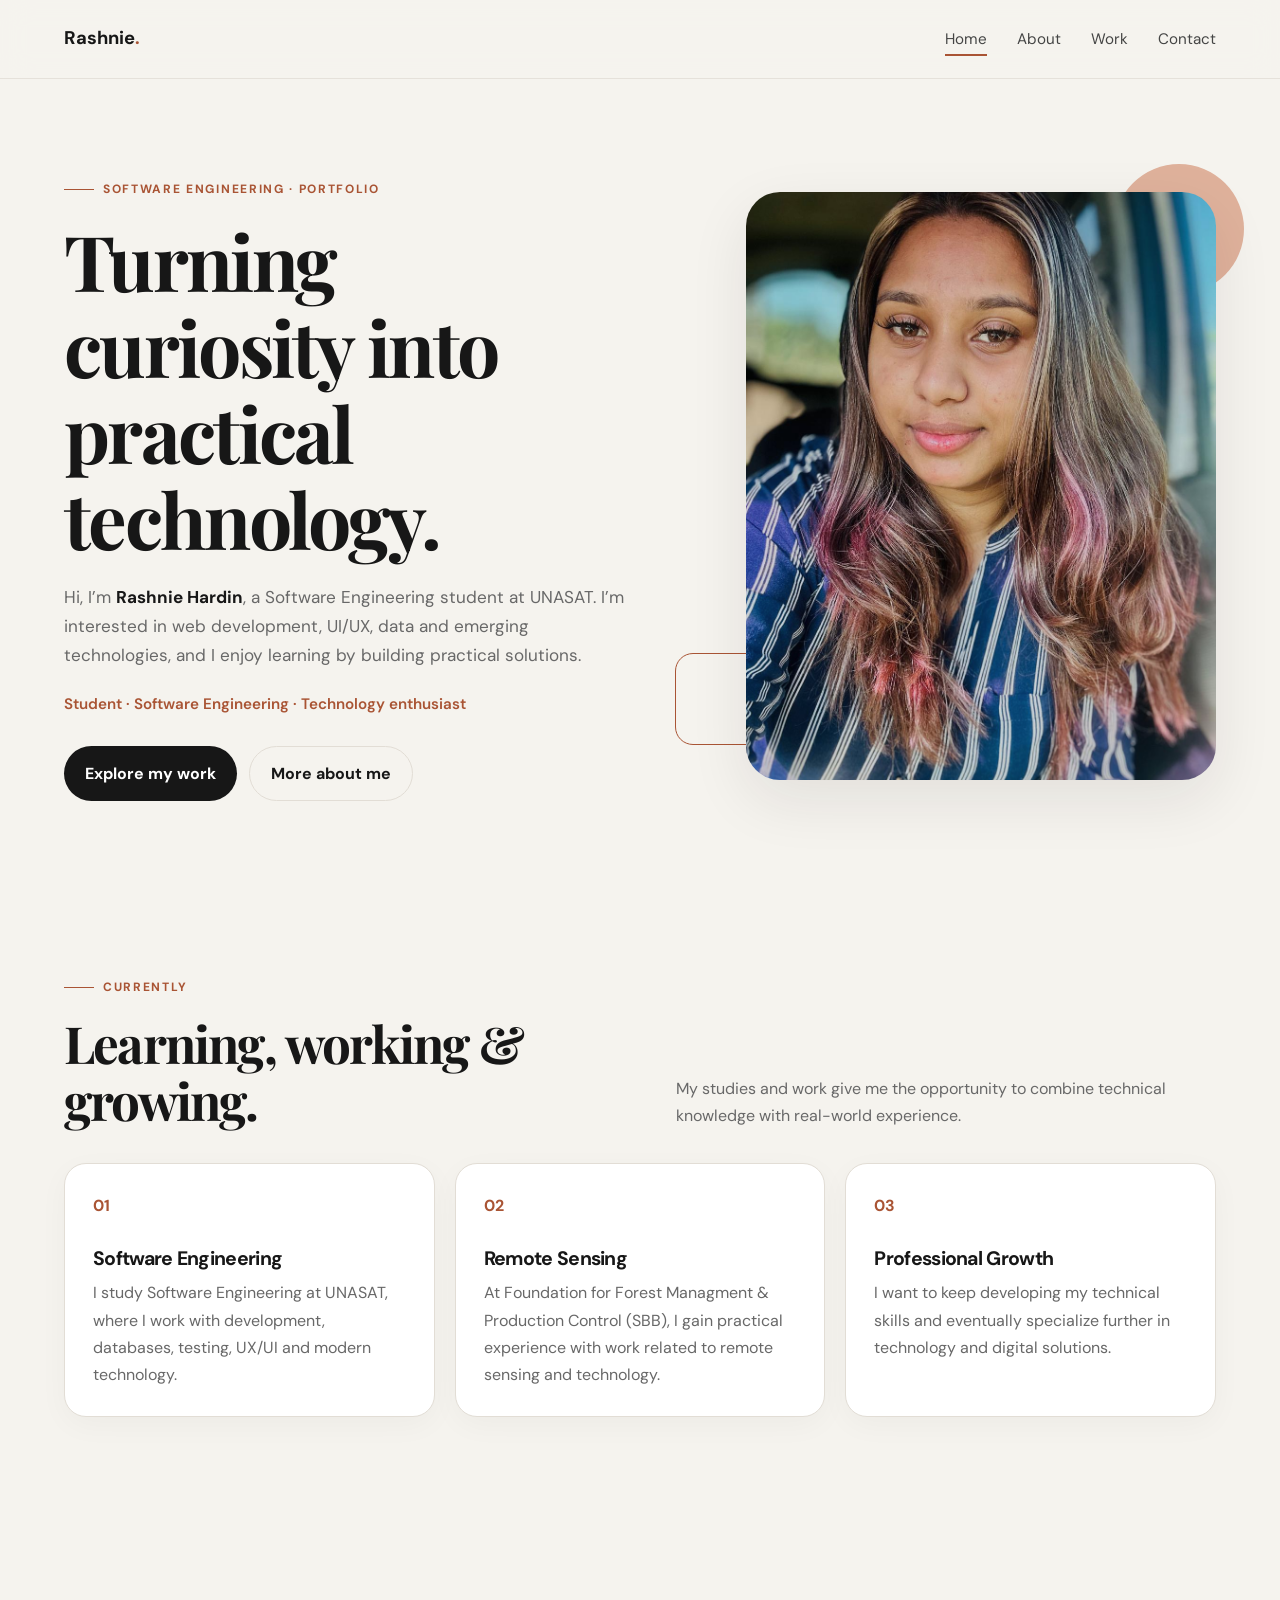
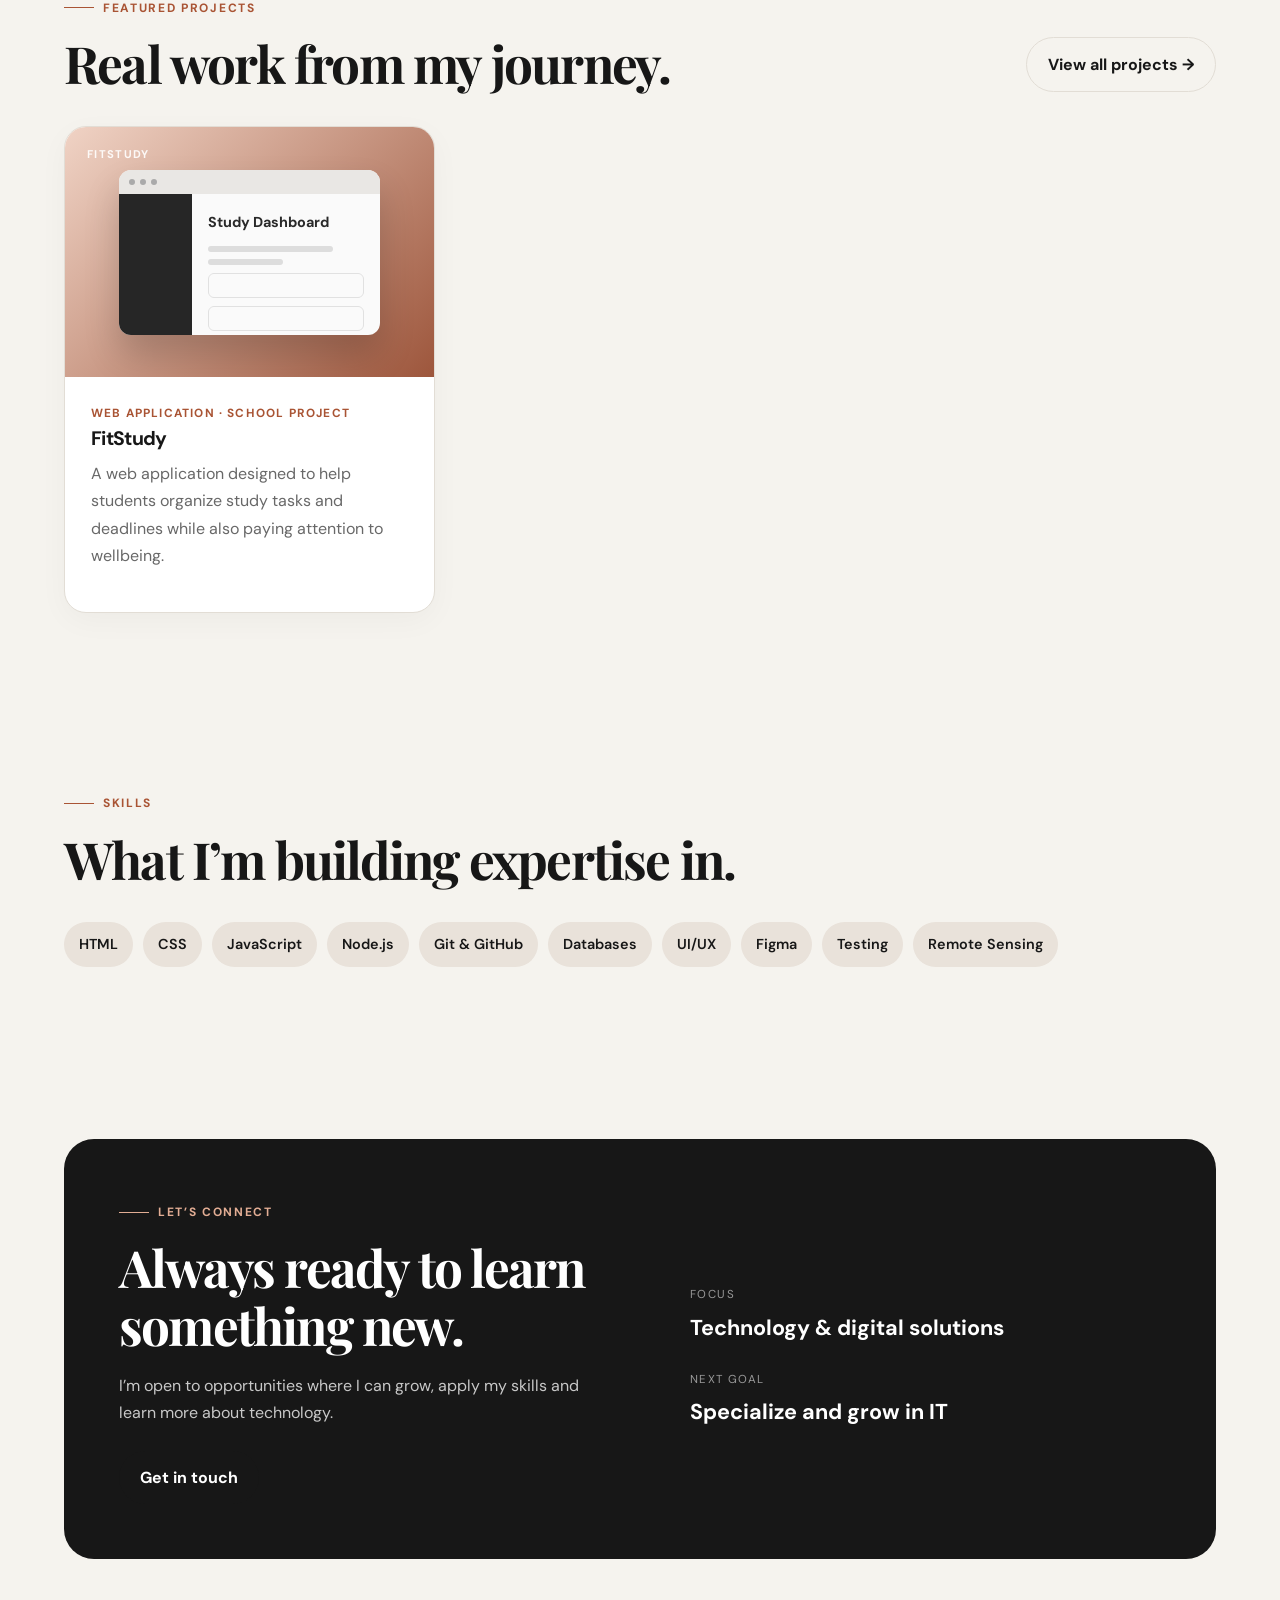
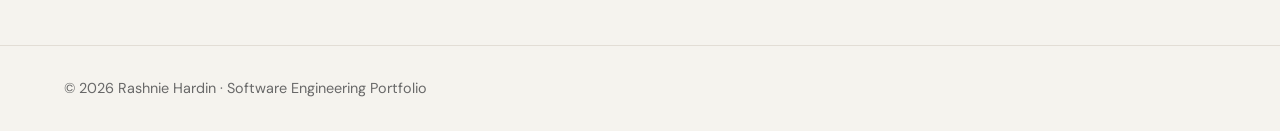
<file: index.html>
<!doctype html>
<html lang="en">
<head>
  <meta charset="UTF-8">
  <meta name="viewport" content="width=device-width, initial-scale=1.0">

  <meta name="description" content="Rashnie Hardin — Software Engineering student and aspiring technology professional.">

  <title>Home | Rashnie Hardin</title>

  <link rel="icon" href="/img/favicon.png" sizes="32x32">

  <meta property="og:type" content="website">
  <meta property="og:title" content="Home | Rashnie Hardin">
  <meta property="og:description" content="Rashnie Hardin — Software Engineering student and aspiring technology professional.">
  <meta property="og:image" content="https://rashnieh.github.io/img/og-image.png">
  <meta property="og:image:width" content="1200">
  <meta property="og:image:height" content="630">

  <meta name="twitter:card" content="summary_large_image">
  <meta name="twitter:title" content="Home | Rashnie Hardin">
  <meta name="twitter:description" content="Rashnie Hardin — Software Engineering student and aspiring technology professional.">
  <meta name="twitter:image" content="https://rashnieh.github.io/img/og-image.png">
  <meta name="twitter:image:width" content="1200">
  <meta name="twitter:image:height" content="630">

  <link rel="stylesheet" href="css/main.css">
</head>

<body>

  <header class="site-header">
    <div class="container nav">
      <a class="brand" href="./index.html">Rashnie<span>.</span></a>

      <button class="menu-toggle" aria-label="Open menu">☰</button>

      <ul class="nav-links">
        <li><a class="active" href="./index.html">Home</a></li>
        <li><a href="./about.html">About</a></li>
        <li><a href="./work.html">Work</a></li>
        <li><a href="./contact.html">Contact</a></li>
      </ul>
    </div>
  </header>

  <main>

    <section class="hero">
      <div class="container hero-grid">

        <div class="hero-copy">
          <div class="eyebrow">Software Engineering · Portfolio</div>

          <h1>Turning curiosity into practical technology.</h1>

          <p>
            Hi, I’m <strong>Rashnie Hardin</strong>, a Software Engineering
            student at UNASAT. I’m interested in web development, UI/UX, data
            and emerging technologies, and I enjoy learning by building
            practical solutions.
          </p>

          <p class="hero-meta">
            Student · Software Engineering · Technology enthusiast
          </p>

          <div class="actions">
            <a class="btn" href="./work.html">Explore my work</a>
            <a class="btn secondary" href="./about.html">More about me</a>
          </div>
        </div>

        <div class="hero-photo">
          <img src="./img/profile.jpg" alt="Portrait of Rashnie Hardin">
        </div>

      </div>
    </section>

    <section class="section intro-section">
      <div class="container">

        <div class="section-head">
          <div>
            <div class="eyebrow">Currently</div>
            <h2>Learning, working & growing.</h2>
          </div>

          <p>
            My studies and work give me the opportunity to combine technical
            knowledge with real-world experience.
          </p>
        </div>

        <div class="grid cards">

          <article class="card">
            <span class="card-number">01</span>
            <h3>Software Engineering</h3>
            <p>
              I study Software Engineering at UNASAT, where I work with
              development, databases, testing, UX/UI and modern technology.
            </p>
          </article>

          <article class="card">
            <span class="card-number">02</span>
            <h3>Remote Sensing</h3>
            <p>
              At Foundation for Forest Managment & Production Control (SBB), I gain practical
              experience with work related to remote sensing and technology.
            </p>
          </article>

          <article class="card">
            <span class="card-number">03</span>
            <h3>Professional Growth</h3>
            <p>
              I want to keep developing my technical skills and eventually
              specialize further in technology and digital solutions.
            </p>
          </article>

        </div>
      </div>
    </section>

    <section class="section">
      <div class="container">

        <div class="section-head">
          <div>
            <div class="eyebrow">Featured projects</div>
            <h2>Real work from my journey.</h2>
          </div>

          <a class="btn secondary" href="./work.html">View all projects →</a>
        </div>

        <div class="grid cards">

          <a class="card project-card" href="./work.html#fitstudy">

            <div class="project-visual visual-one">
              <span class="visual-label">FITSTUDY</span>

              <div class="browser">
                <div class="browser-top">
                  <i></i>
                  <i></i>
                  <i></i>
                </div>

                <div class="dashboard">
                  <div class="dash-side"></div>

                  <div class="dash-main">
                    <b>Study Dashboard</b>
                    <span></span>
                    <span class="short"></span>

                    <div class="task-row"></div>
                    <div class="task-row"></div>
                  </div>
                </div>
              </div>
            </div>

            <div class="project-info">
              <div class="project-type">
                Web application · School project
              </div>

              <h3>FitStudy</h3>

              <p>
                A web application designed to help students organize study
                tasks and deadlines while also paying attention to wellbeing.
              </p>
            </div>

          </a>

        </div>
      </div>
    </section>

    <section class="section skills-section">
      <div class="container">

        <div class="section-head">
          <div>
            <div class="eyebrow">Skills</div>
            <h2>What I’m building expertise in.</h2>
          </div>
        </div>

        <div class="skills">
          <span class="skill">HTML</span>
          <span class="skill">CSS</span>
          <span class="skill">JavaScript</span>
          <span class="skill">Node.js</span>
          <span class="skill">Git & GitHub</span>
          <span class="skill">Databases</span>
          <span class="skill">UI/UX</span>
          <span class="skill">Figma</span>
          <span class="skill">Testing</span>
          <span class="skill">Remote Sensing</span>
        </div>

      </div>
    </section>

    <section class="section">
      <div class="container">

        <div class="contact-box">

          <div>
            <div class="eyebrow light">Let’s connect</div>

            <h2>Always ready to learn something new.</h2>

            <p>
              I’m open to opportunities where I can grow, apply my skills and
              learn more about technology.
            </p>

            <a class="btn" href="./contact.html">Get in touch</a>
          </div>

          <div class="contact-highlight">
            <span>Focus</span>
            <strong>Technology & digital solutions</strong>

            <span>Next goal</span>
            <strong>Specialize and grow in IT</strong>
          </div>

        </div>

      </div>
    </section>

  </main>

  <footer class="footer">
    <div class="container">
      © 2026 Rashnie Hardin · Software Engineering Portfolio
    </div>
  </footer>

  <script src="js/main.js"></script>

</body>
</html>
</file>
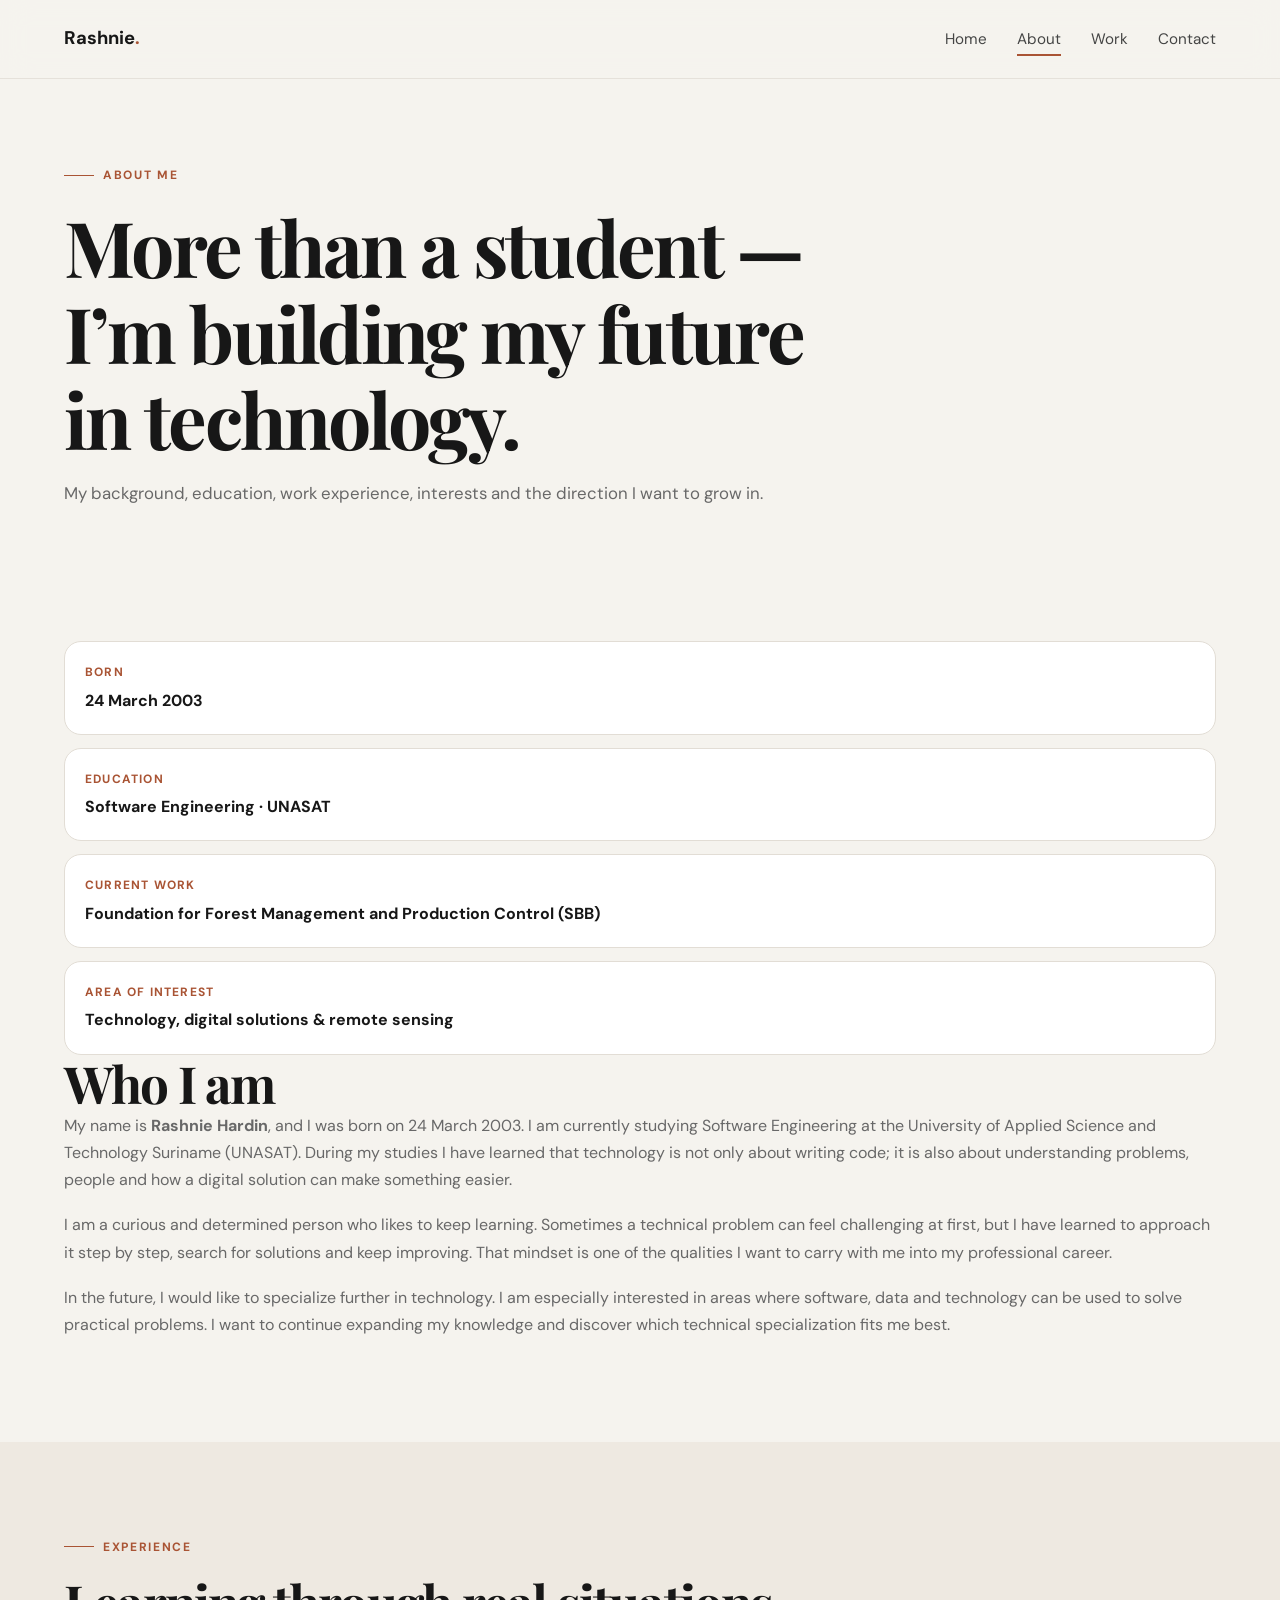
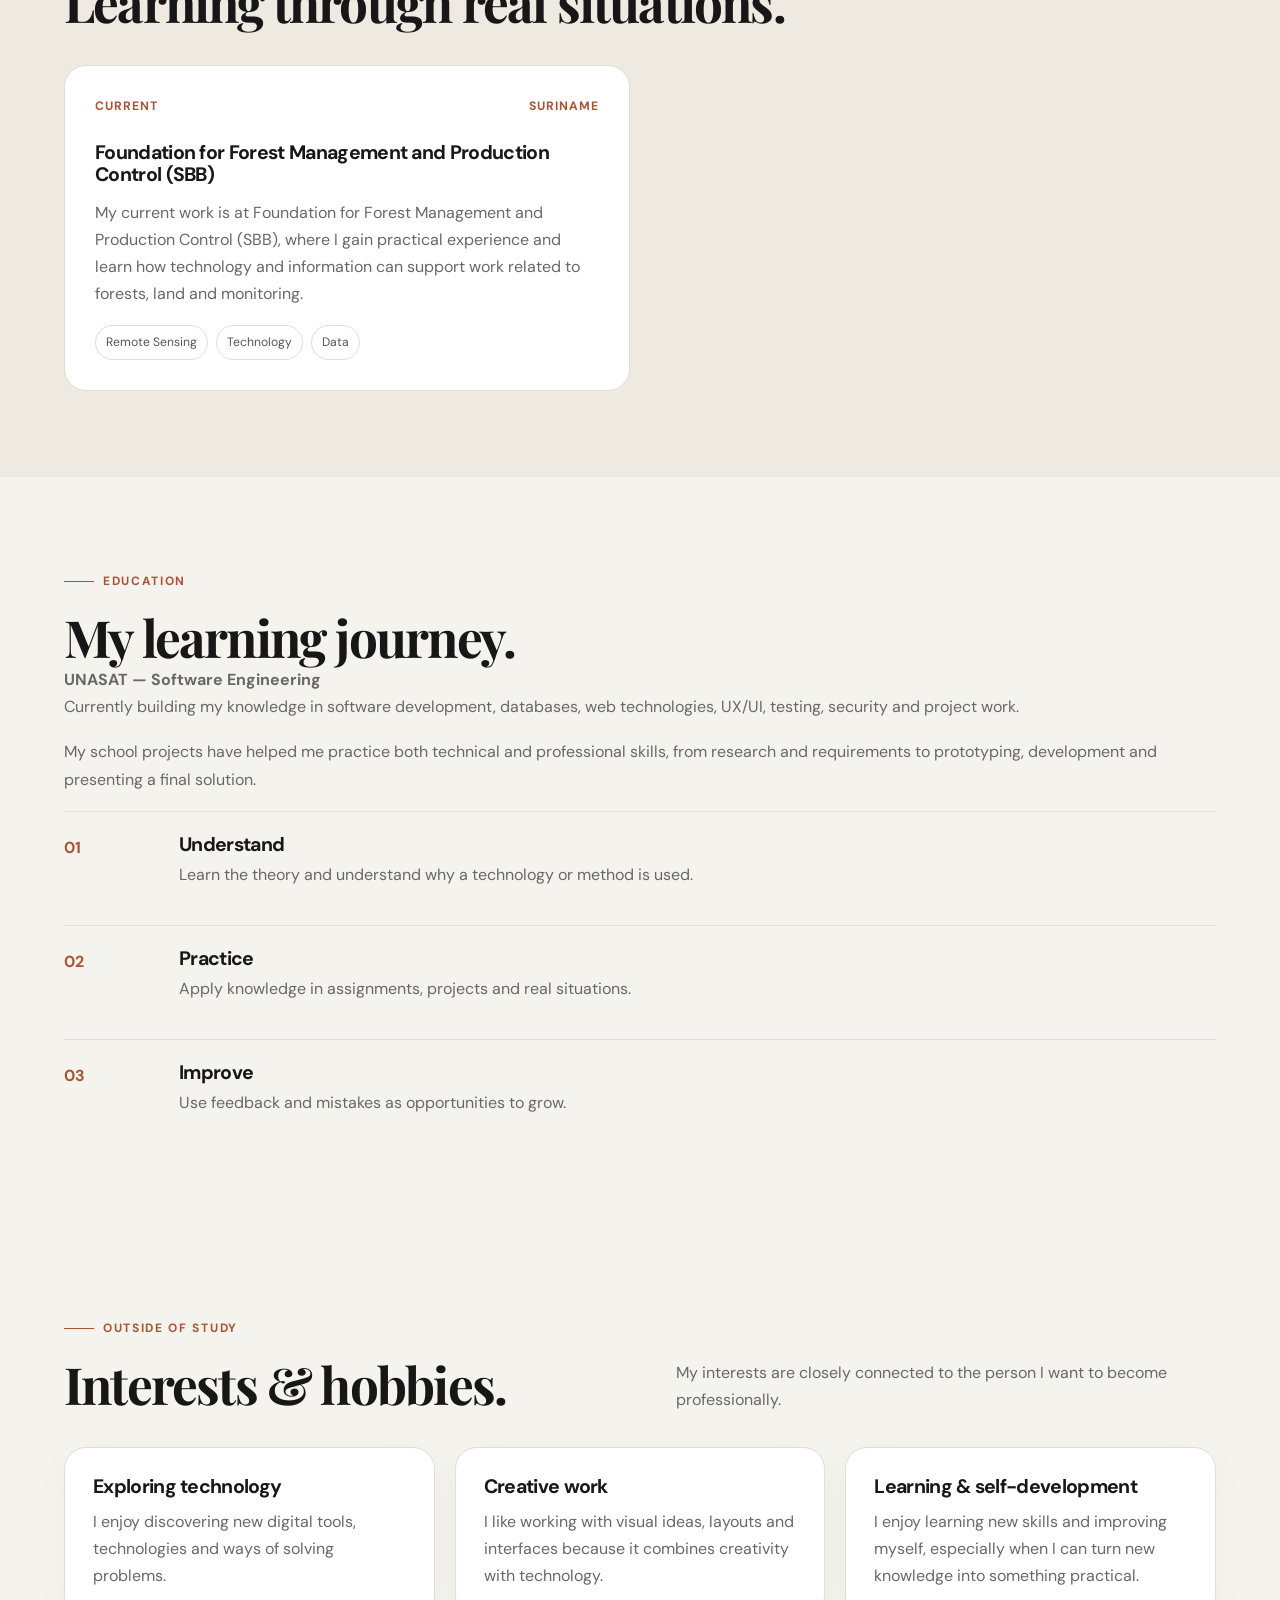
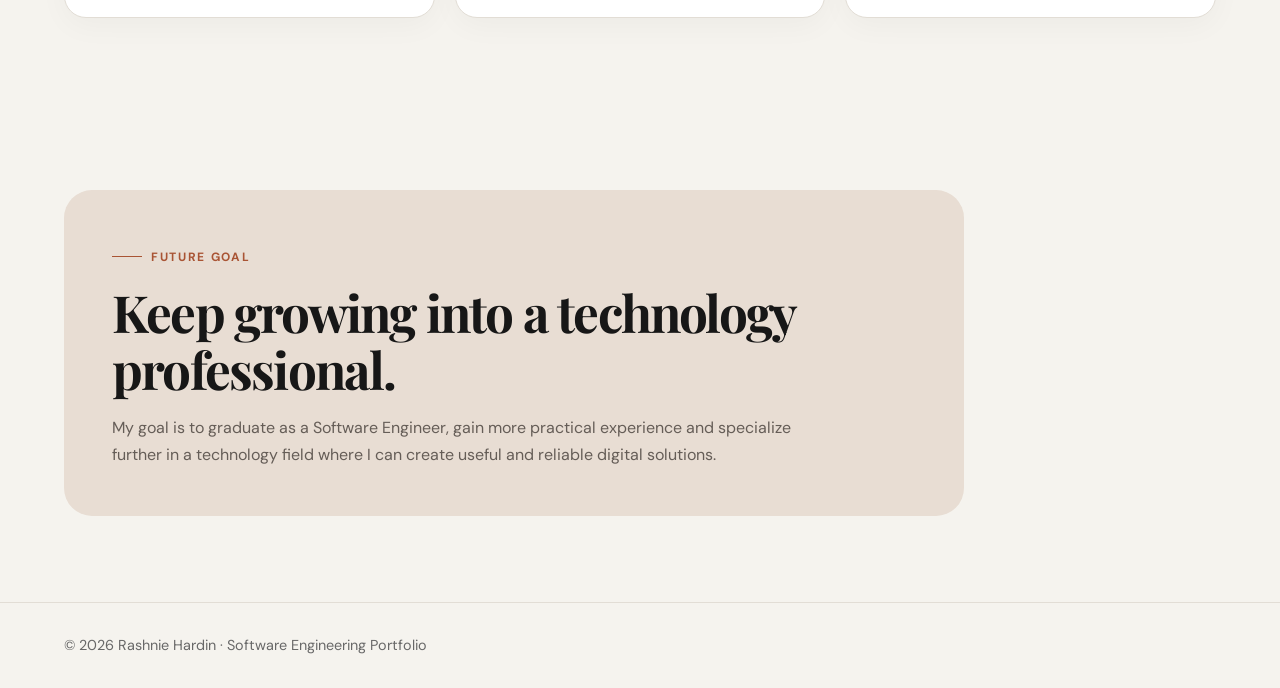
<file: about.html>
<!doctype html>
<html lang="en"><head><meta charset="UTF-8"><meta name="viewport" content="width=device-width,initial-scale=1.0"><meta name="description" content="About Rashnie Hardin, Software Engineering student at UNASAT."><title>About | Rashnie Hardin</title><link rel="icon" href="/img/favicon.png" sizes="32x32" />
<meta property="og:type" content="website">
<meta property="og:title" content="About | Rashnie Hardin">
<meta property="og:description" content="About Rashnie Hardin, Software Engineering student at UNASAT.">
<meta property="og:image" content="https://rashnieh.github.io/img/og-image.png">
<meta property="og:image:width" content="1200">
<meta property="og:image:height" content="630">
<meta name="twitter:card" content="summary_large_image">
<meta name="twitter:title" content="About | Rashnie Hardin">
<meta name="twitter:description" content="About Rashnie Hardin, Software Engineering student at UNASAT.">
<meta name="twitter:image" content="https://rashnieh.github.io/img/og-image.png">
<meta name="twitter:image:width" content="1200">
<meta name="twitter:image:height" content="630"><link rel="stylesheet" href="css/main.css"></head>
<body><header class="site-header"><div class="container nav"><a class="brand" href="./index.html">Rashnie<span>.</span></a><button class="menu-toggle" aria-label="Open menu">☰</button><ul class="nav-links"><li><a href="./index.html">Home</a></li><li><a class="active" href="./about.html">About</a></li><li><a href="./work.html">Work</a></li><li><a href="./contact.html">Contact</a></li></ul></div></header>
<main><section class="page-hero"><div class="container"><div class="eyebrow">About me</div><h1>More than a student — I’m building my future in technology.</h1><p>My background, education, work experience, interests and the direction I want to grow in.</p></div></section>
<section class="section"><div class="container split about-split"><div class="about-facts"><div class="fact-card"><span>Born</span><strong>24 March 2003</strong></div><div class="fact-card"><span>Education</span><strong>Software Engineering · UNASAT</strong></div><div class="fact-card"><span>Current work</span><strong>Foundation for Forest Management and Production Control (SBB)</strong></div><div class="fact-card"><span>Area of interest</span><strong>Technology, digital solutions & remote sensing</strong></div></div><div class="prose"><h2>Who I am</h2><p>My name is <strong>Rashnie Hardin</strong>, and I was born on 24 March 2003. I am currently studying Software Engineering at the University of Applied Science and Technology Suriname (UNASAT). During my studies I have learned that technology is not only about writing code; it is also about understanding problems, people and how a digital solution can make something easier.</p><p>I am a curious and determined person who likes to keep learning. Sometimes a technical problem can feel challenging at first, but I have learned to approach it step by step, search for solutions and keep improving. That mindset is one of the qualities I want to carry with me into my professional career.</p><p>In the future, I would like to specialize further in technology. I am especially interested in areas where software, data and technology can be used to solve practical problems. I want to continue expanding my knowledge and discover which technical specialization fits me best.</p></div></div></section>
<section class="section soft-section"><div class="container"><div class="section-head"><div><div class="eyebrow">Experience</div><h2>Learning through real situations.</h2></div></div><div class="experience-grid"><article class="experience-card"><div class="experience-top"><span>Current</span><span>Suriname</span></div><h3>Foundation for Forest Management and Production Control (SBB)</h3><p>My current work is at Foundation for Forest Management and Production Control (SBB), where I gain practical experience and learn how technology and information can support work related to forests, land and monitoring.</p><div class="tag-list"><span class="tag">Remote Sensing</span><span class="tag">Technology</span><span class="tag">Data</span></div></article></div></div></section>
<section class="section"><div class="container split"><div class="prose"><div class="eyebrow">Education</div><h2>My learning journey.</h2><p><strong>UNASAT — Software Engineering</strong><br>Currently building my knowledge in software development, databases, web technologies, UX/UI, testing, security and project work.</p><p>My school projects have helped me practice both technical and professional skills, from research and requirements to prototyping, development and presenting a final solution.</p></div><div class="timeline"><div class="timeline-item"><time>01</time><div><h3>Understand</h3><p>Learn the theory and understand why a technology or method is used.</p></div></div><div class="timeline-item"><time>02</time><div><h3>Practice</h3><p>Apply knowledge in assignments, projects and real situations.</p></div></div><div class="timeline-item"><time>03</time><div><h3>Improve</h3><p>Use feedback and mistakes as opportunities to grow.</p></div></div></div></div></section>
<section class="section"><div class="container"><div class="section-head"><div><div class="eyebrow">Outside of study</div><h2>Interests & hobbies.</h2></div><p>My interests are closely connected to the person I want to become professionally.</p></div><div class="grid cards"><article class="card"><h3>Exploring technology</h3><p>I enjoy discovering new digital tools, technologies and ways of solving problems.</p></article><article class="card"><h3>Creative work</h3><p>I like working with visual ideas, layouts and interfaces because it combines creativity with technology.</p></article><article class="card"><h3>Learning & self-development</h3><p>I enjoy learning new skills and improving myself, especially when I can turn new knowledge into something practical.</p></article></div></div></section>
<section class="section"><div class="container"><div class="goal-box"><div class="eyebrow">Future goal</div><h2>Keep growing into a technology professional.</h2><p>My goal is to graduate as a Software Engineer, gain more practical experience and specialize further in a technology field where I can create useful and reliable digital solutions.</p></div></div></section>
</main><footer class="footer"><div class="container">© 2026 Rashnie Hardin · Software Engineering Portfolio</div></footer><script src="js/main.js"></script></body></html>
</file>
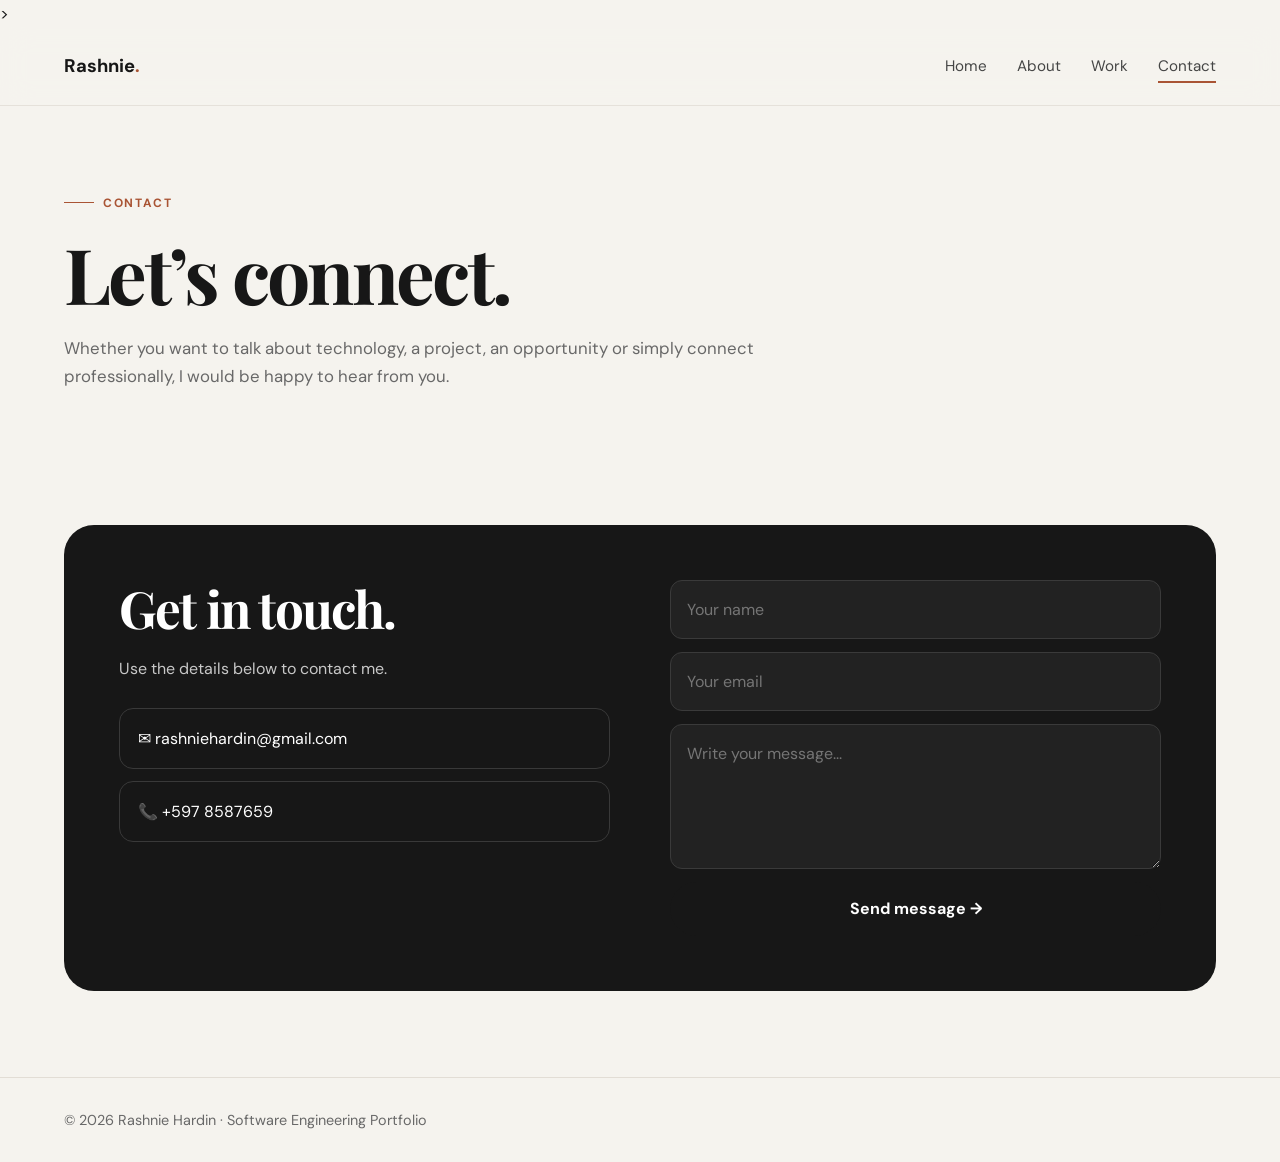
<file: contact.html>
<!doctype html>
<html lang="en"><head><meta charset="UTF-8"><meta name="viewport" content="width=device-width,initial-scale=1.0"><meta name="description" content="Contact Rashnie Hardin."><title>Contact | Rashnie Hardin</title><link rel="icon" href="/img/favicon.png" sizes="32x32" />
<meta property="og:type" content="website">
<meta property="og:title" content="Contact | Rashnie Hardin">
<meta property="og:description" content="Contact Rashnie Hardin.">
<meta property="og:image" content="https://rashnieh.github.io/img/og-image.png">
<meta property="og:image:width" content="1200">
<meta property="og:image:height" content="630">
<meta name="twitter:card" content="summary_large_image">
<meta name="twitter:title" content="Contact | Rashnie Hardin">
<meta name="twitter:description" content="Contact Rashnie Hardin.">
<meta name="twitter:image" content="https://rashnieh.github.io/img/og-image.png">
<meta name="twitter:image:width" content="1200">
<meta name="twitter:image:height" content="630"><link rel="stylesheet" href="css/main.css"><link rel="stylesheet" href="css/contact.css">></head>
<body><header class="site-header"><div class="container nav"><a class="brand" href="./index.html">Rashnie<span>.</span></a><button class="menu-toggle" aria-label="Open menu">☰</button><ul class="nav-links"><li><a href="./index.html">Home</a></li><li><a href="./about.html">About</a></li><li><a href="./work.html">Work</a></li><li><a class="active" href="./contact.html">Contact</a></li></ul></div></header>
<main><section class="page-hero"><div class="container"><div class="eyebrow">Contact</div><h1>Let’s connect.</h1><p>Whether you want to talk about technology, a project, an opportunity or simply connect professionally, I would be happy to hear from you.</p></div></section>
<section class="section"><div class="container"><div class="contact-box"><div><h2>Get in touch.</h2><p>Use the details below to contact me.</p><div class="contact-links"><div class="contact-link">✉ rashniehardin@gmail.com</div><div class="contact-link">📞 +597 8587659</div></div></div><form><input required type="text" placeholder="Your name"><input required type="email" placeholder="Your email"><textarea required placeholder="Write your message..."></textarea><button class="btn" type="submit">Send message →</button></form></div></div></section>
</main><footer class="footer"><div class="container">© 2026 Rashnie Hardin · Software Engineering Portfolio</div></footer><script src="js/main.js"></script></body></html>
</file>
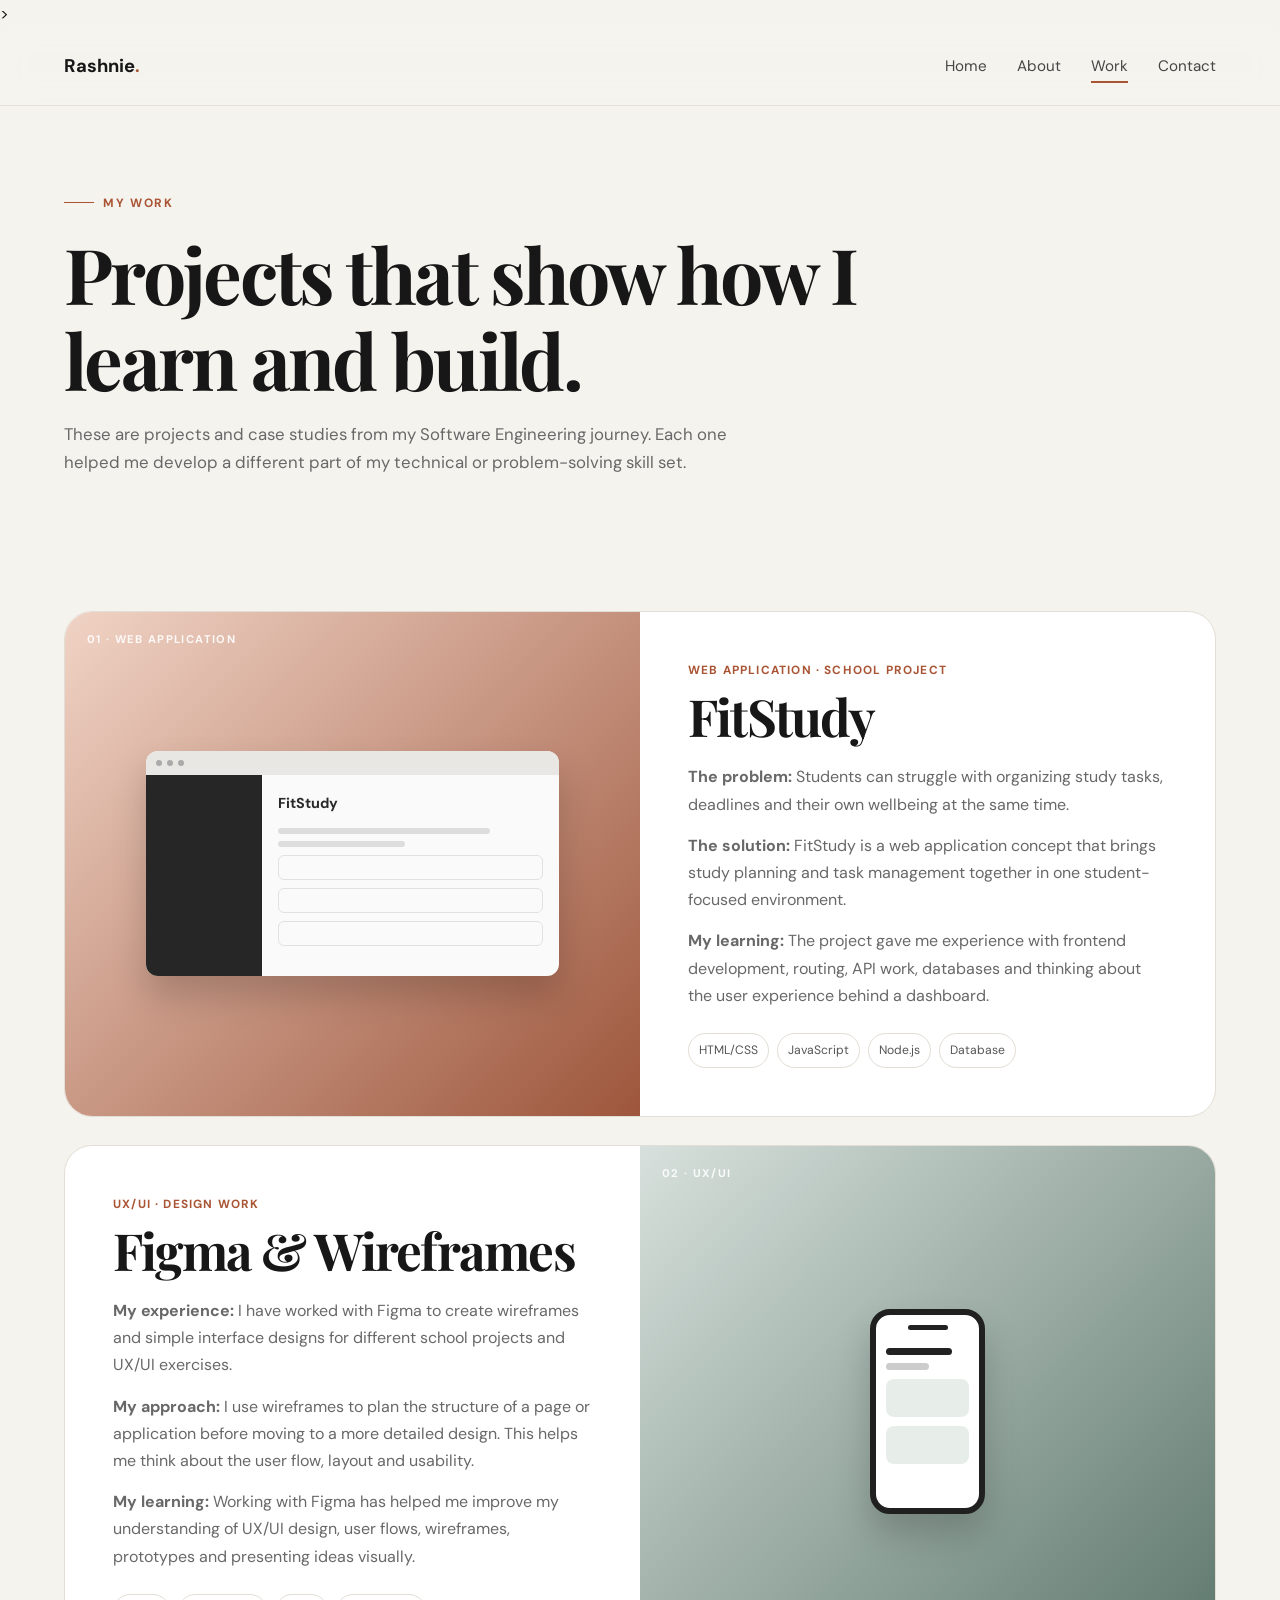
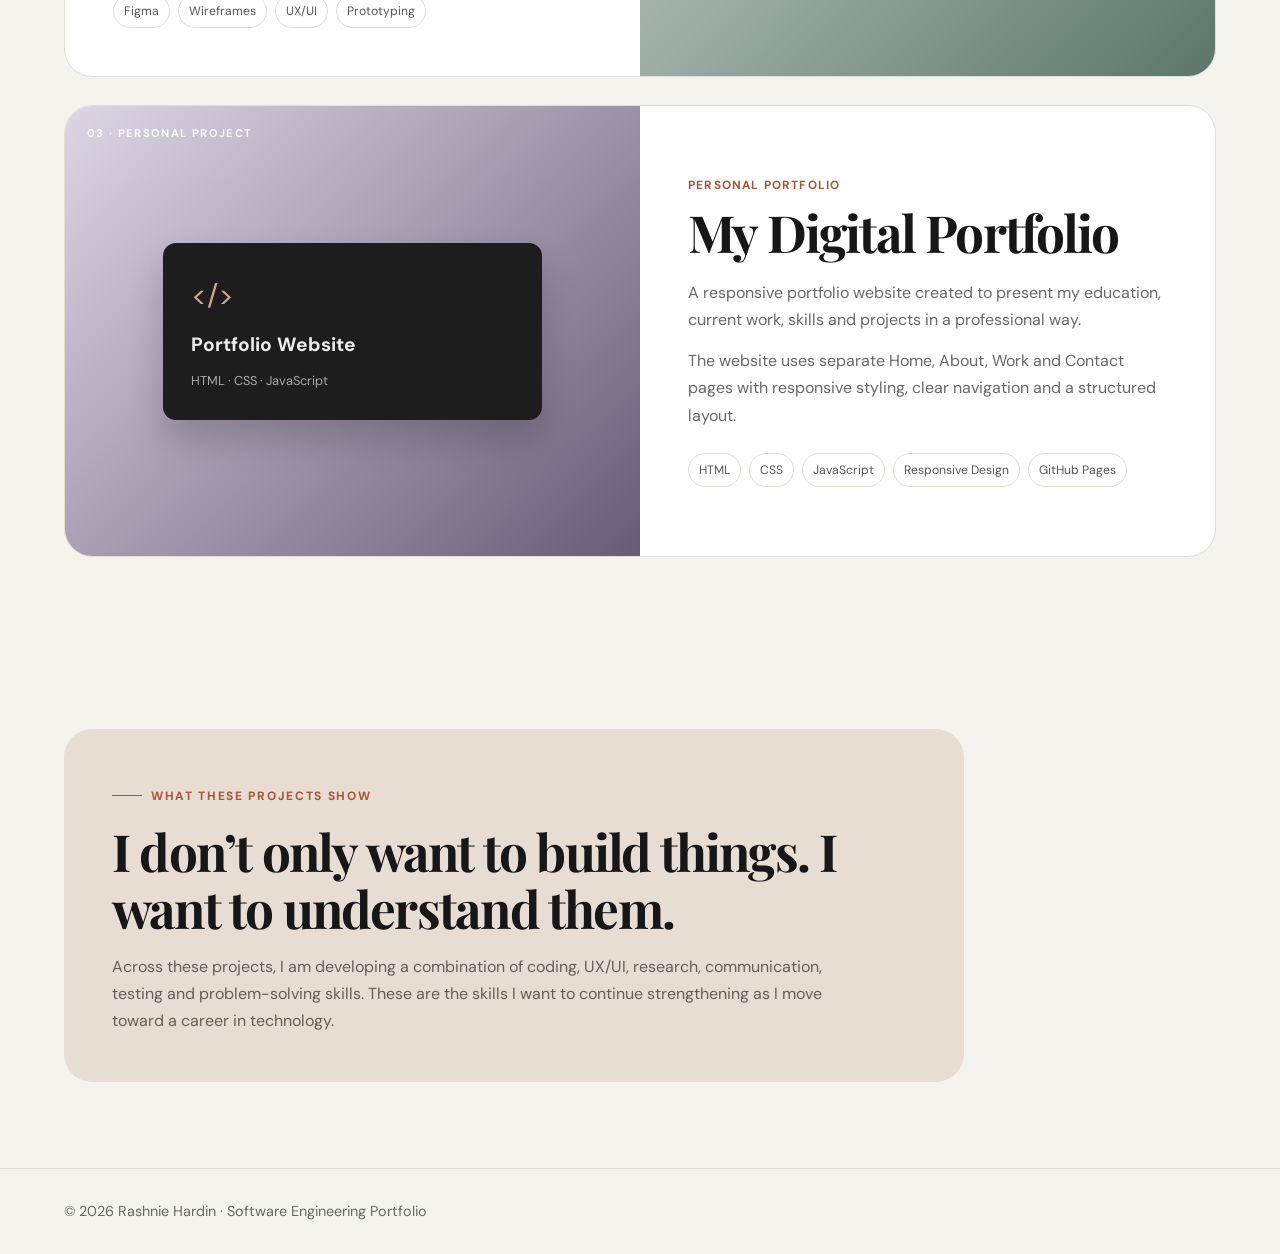
<file: work.html>
<!doctype html>
<html lang="en"><head><meta charset="UTF-8"><meta name="viewport" content="width=device-width,initial-scale=1.0">
<meta name="description" content="Selected projects and UX case studies by Rashnie Hardin."><title>Work | Rashnie Hardin</title><link rel="icon" href="/img/favicon.png" sizes="32x32" />
<meta property="og:type" content="website">
<meta property="og:title" content="Work | Rashnie Hardin">
<meta property="og:description" content="Selected projects and UX case studies by Rashnie Hardin.">
<meta property="og:image" content="https://rashnieh.github.io/img/og-image.png">
<meta property="og:image:width" content="1200">
<meta property="og:image:height" content="630">
<meta name="twitter:card" content="summary_large_image">
<meta name="twitter:title" content="Work | Rashnie Hardin">
<meta name="twitter:description" content="Selected projects and UX case studies by Rashnie Hardin.">
<meta name="twitter:image" content="https://rashnieh.github.io/img/og-image.png">
<meta name="twitter:image:width" content="1200">
<meta name="twitter:image:height" content="630"><link rel="stylesheet" href="css/main.css"><link rel="stylesheet" href="css/work.css">></head>
<body><header class="site-header"><div class="container nav"><a class="brand" href="./index.html">Rashnie<span>.</span></a><button class="menu-toggle" aria-label="Open menu">☰</button><ul class="nav-links"><li><a href="./index.html">Home</a></li><li><a href="./about.html">About</a></li><li><a class="active" href="./work.html">Work</a></li><li><a href="./contact.html">Contact</a></li></ul></div></header>
<main><section class="page-hero"><div class="container"><div class="eyebrow">My work</div><h1>Projects that show how I learn and build.</h1><p>These are projects and case studies from my Software Engineering journey. Each one helped me develop a different part of my technical or problem-solving skill set.</p></div></section>
<section class="section"><div class="container"><div class="project-list">

<article id="fitstudy" class="large-project"><div class="large-project-visual visual-one"><div class="visual-label">01 · WEB APPLICATION</div><div class="browser large"><div class="browser-top"><i></i><i></i><i></i></div><div class="dashboard"><div class="dash-side"></div><div class="dash-main"><b>FitStudy</b><span></span><span class="short"></span><div class="task-row"></div><div class="task-row"></div><div class="task-row"></div></div></div></div></div><div class="large-project-info"><div class="project-type">Web application · School project</div><h2>FitStudy</h2><p><strong>The problem:</strong> Students can struggle with organizing study tasks, deadlines and their own wellbeing at the same time.</p><p><strong>The solution:</strong> FitStudy is a web application concept that brings study planning and task management together in one student-focused environment.</p><p><strong>My learning:</strong> The project gave me experience with frontend development, routing, API work, databases and thinking about the user experience behind a dashboard.</p><div class="tag-list"><span class="tag">HTML/CSS</span><span class="tag">JavaScript</span><span class="tag">Node.js</span><span class="tag">Database</span></div></div></article>

<article id="figma-wireframes" class="large-project reverse"><div class="large-project-visual visual-two"><div class="visual-label">02 · UX/UI</div><div class="phone"><div class="phone-top"></div><div class="phone-line"></div><div class="phone-line short"></div><div class="phone-box"></div><div class="phone-box"></div></div></div><div class="large-project-info"><div class="project-type">UX/UI · Design work</div><h2>Figma & Wireframes</h2><p><strong>My experience:</strong> I have worked with Figma to create wireframes and simple interface designs for different school projects and UX/UI exercises.</p><p><strong>My approach:</strong> I use wireframes to plan the structure of a page or application before moving to a more detailed design. This helps me think about the user flow, layout and usability.</p><p><strong>My learning:</strong> Working with Figma has helped me improve my understanding of UX/UI design, user flows, wireframes, prototypes and presenting ideas visually.</p><div class="tag-list"><span class="tag">Figma</span><span class="tag">Wireframes</span><span class="tag">UX/UI</span><span class="tag">Prototyping</span></div></div></article>

<article id="portfolio" class="large-project"><div class="large-project-visual visual-four"><div class="visual-label">03 · PERSONAL PROJECT</div><div class="code-window"><span>&lt;/&gt;</span><b>Portfolio Website</b><em>HTML · CSS · JavaScript</em></div></div><div class="large-project-info"><div class="project-type">Personal portfolio</div><h2>My Digital Portfolio</h2><p>A responsive portfolio website created to present my education, current work, skills and projects in a professional way.</p><p>The website uses separate Home, About, Work and Contact pages with responsive styling, clear navigation and a structured layout.</p><div class="tag-list"><span class="tag">HTML</span><span class="tag">CSS</span><span class="tag">JavaScript</span><span class="tag">Responsive Design</span><span class="tag">GitHub Pages</span></div></div></article>

</div></div></section>
<section class="section"><div class="container"><div class="goal-box"><div class="eyebrow">What these projects show</div><h2>I don’t only want to build things. I want to understand them.</h2><p>Across these projects, I am developing a combination of coding, UX/UI, research, communication, testing and problem-solving skills. These are the skills I want to continue strengthening as I move toward a career in technology.</p></div></div></section>
</main><footer class="footer"><div class="container">© 2026 Rashnie Hardin · Software Engineering Portfolio</div></footer><script src="js/main.js"></script></body></html>
</file>
<file: css/main.css>
@import url('https://fonts.googleapis.com/css2?family=DM+Sans:wght@400;500;600;700&family=Playfair+Display:wght@600;700&display=swap');

:root {
    --bg: #f5f3ee;
    --surface: #fff;
    --ink: #171717;
    --muted: #686868;
    --accent: #a95434;
    --accent2: #d29a7e;
    --line: #e2ddd5;
    --shadow: 0 20px 60px rgba(35, 25, 18, .09);
    --radius: 22px;
    --max: 1160px
}

* {
    box-sizing: border-box;
    margin: 0;
    padding: 0
}

html {
    scroll-behavior: smooth
}

body {
    font-family: "DM Sans", Arial, sans-serif;
    background: var(--bg);
    color: var(--ink);
    line-height: 1.7
}

a {
    color: inherit;
    text-decoration: none
}

img {
    max-width: 100%;
    display: block
}

.container {
    width: min(var(--max), 90%);
    margin: auto
}

.site-header {
    position: sticky;
    top: 0;
    z-index: 50;
    background: rgba(245, 243, 238, .92);
    backdrop-filter: blur(15px);
    border-bottom: 1px solid rgba(226, 221, 213, .8)
}

.nav {
    min-height: 78px;
    display: flex;
    align-items: center;
    justify-content: space-between;
    gap: 24px
}

.brand {
    font-weight: 700;
    font-size: 1.15rem
}

.brand span {
    color: var(--accent)
}

.nav-links {
    display: flex;
    gap: 30px;
    list-style: none
}

.nav-links a {
    font-size: .95rem;
    color: #454545;
    position: relative
}

.nav-links a:after {
    content: "";
    position: absolute;
    left: 0;
    bottom: -7px;
    width: 0;
    height: 2px;
    background: var(--accent);
    transition: .25s
}

.nav-links a:hover:after,
.nav-links a.active:after {
    width: 100%
}

.menu-toggle {
    display: none;
    border: 0;
    background: transparent;
    font-size: 1.6rem;
    cursor: pointer
}

.hero {
    padding: 92px 0 82px
}

.hero-grid {
    display: grid;
    grid-template-columns: 1.05fr .95fr;
    align-items: center;
    gap: 72px
}

.eyebrow {
    display: inline-flex;
    align-items: center;
    gap: 9px;
    color: var(--accent);
    font-weight: 700;
    text-transform: uppercase;
    letter-spacing: .14em;
    font-size: .75rem;
    margin-bottom: 17px
}

.eyebrow:before {
    content: "";
    width: 30px;
    height: 1px;
    background: var(--accent)
}

.eyebrow.light {
    color: #e2ad94
}

.eyebrow.light:before {
    background: #e2ad94
}

h1,
h2,
h3 {
    line-height: 1.12;
    letter-spacing: -.035em
}

h1,
h2 {
    font-family: "Playfair Display", Georgia, serif
}

h1 {
    font-size: clamp(3rem, 6vw, 5.6rem);
    max-width: 800px
}

h2 {
    font-size: clamp(2.15rem, 4vw, 3.4rem)
}

h3 {
    font-size: 1.22rem
}

.hero-copy p {
    font-size: 1.07rem;
    color: var(--muted);
    max-width: 650px;
    margin: 22px 0
}

.hero-copy strong {
    color: var(--ink)
}

.hero-meta {
    font-weight: 600 !important;
    color: var(--accent) !important;
    font-size: .95rem !important
}

.actions {
    display: flex;
    gap: 12px;
    flex-wrap: wrap;
    margin-top: 28px
}

.btn {
    display: inline-flex;
    align-items: center;
    justify-content: center;
    padding: 13px 21px;
    border-radius: 999px;
    background: var(--ink);
    color: white;
    font-weight: 700;
    transition: .25s
}

.btn:hover {
    transform: translateY(-2px);
    background: var(--accent)
}

.btn.secondary {
    background: transparent;
    color: var(--ink);
    border: 1px solid var(--line)
}

.btn.secondary:hover {
    background: #fff
}

.hero-photo {
    position: relative
}

.hero-photo img {
    width: 100%;
    max-width: 470px;
    margin-left: auto;
    aspect-ratio: 4/5;
    object-fit: cover;
    border-radius: 34px;
    box-shadow: var(--shadow);
    filter: saturate(.9)
}

.hero-photo:before {
    content: "";
    position: absolute;
    width: 130px;
    height: 130px;
    border-radius: 50%;
    background: #dfb19b;
    right: -28px;
    top: -28px;
    z-index: -1
}

.hero-photo:after {
    content: "";
    position: absolute;
    width: 90px;
    height: 90px;
    border: 1px solid var(--accent);
    left: -28px;
    bottom: 35px;
    border-radius: 18px;
    z-index: -1
}

.section {
    padding: 86px 0
}

.soft-section {
    background: #eee9e1
}

.section-head {
    display: flex;
    justify-content: space-between;
    gap: 30px;
    align-items: end;
    margin-bottom: 34px
}

.section-head p {
    color: var(--muted);
    max-width: 540px
}

.grid {
    display: grid;
    gap: 20px
}

.cards {
    grid-template-columns: repeat(3, 1fr)
}

.card {
    background: var(--surface);
    border: 1px solid var(--line);
    border-radius: var(--radius);
    padding: 28px;
    box-shadow: 0 8px 30px rgba(35, 25, 18, .035);
    transition: .25s
}

.card:hover {
    transform: translateY(-5px);
    box-shadow: var(--shadow)
}

.card p {
    color: var(--muted);
    margin-top: 10px
}

.card-number {
    display: block;
    color: var(--accent);
    font-weight: 700;
    margin-bottom: 28px
}

.project-card {
    overflow: hidden;
    padding: 0
}

.project-visual {
    height: 250px;
    padding: 25px;
    display: flex;
    align-items: center;
    justify-content: center;
    position: relative;
    overflow: hidden
}

.visual-one {
    background: linear-gradient(135deg, #f0d3c5, #9d563c)
}

.visual-two {
    background: linear-gradient(135deg, #d7e0dc, #5c766b)
}

.visual-three {
    background: linear-gradient(135deg, #e5d5b9, #846c49)
}

.visual-four {
    background: linear-gradient(135deg, #ddd6e5, #675c76)
}

.visual-label {
    position: absolute;
    top: 18px;
    left: 22px;
    color: rgba(255, 255, 255, .9);
    font-size: .7rem;
    font-weight: 700;
    letter-spacing: .12em
}

.browser {
    width: 82%;
    height: 165px;
    background: #fafafa;
    border-radius: 12px;
    box-shadow: 0 20px 35px rgba(0, 0, 0, .18);
    overflow: hidden
}

.browser.large {
    width: 85%;
    height: 225px
}

.browser-top {
    height: 24px;
    background: #e9e7e4;
    display: flex;
    align-items: center;
    gap: 5px;
    padding-left: 10px
}

.browser-top i {
    width: 6px;
    height: 6px;
    border-radius: 50%;
    background: #aaa
}

.dashboard {
    display: grid;
    grid-template-columns: 28% 72%;
    height: calc(100% - 24px)
}

.dash-side {
    background: #262626
}

.dash-main {
    padding: 16px;
    color: #292929
}

.dash-main b {
    display: block;
    font-size: .9rem;
    margin-bottom: 12px
}

.dash-main>span {
    display: block;
    width: 80%;
    height: 6px;
    background: #ddd;
    border-radius: 6px;
    margin: 7px 0
}

.dash-main>span.short {
    width: 48%
}

.task-row {
    height: 25px;
    border: 1px solid #e1e1e1;
    border-radius: 6px;
    margin-top: 8px
}

.phone {
    width: 115px;
    height: 205px;
    border: 6px solid #202020;
    border-radius: 20px;
    background: #fff;
    padding: 22px 10px;
    box-shadow: 0 20px 35px rgba(0, 0, 0, .18)
}

.phone-top {
    width: 40px;
    height: 5px;
    border-radius: 5px;
    background: #222;
    margin: -12px auto 18px
}

.phone-line {
    height: 7px;
    width: 80%;
    background: #222;
    border-radius: 5px;
    margin-bottom: 8px
}

.phone-line.short {
    width: 52%;
    background: #ccc
}

.phone-box {
    height: 38px;
    background: #e7eee9;
    border-radius: 8px;
    margin-top: 9px
}

.parts {
    width: 190px;
    height: 150px;
    position: relative
}

.parts div {
    position: absolute;
    background: #5a4635;
    border-radius: 35%
}

.parts div:nth-child(1) {
    width: 70px;
    height: 45px;
    left: 10px;
    top: 10px;
    transform: rotate(18deg)
}

.parts div:nth-child(2) {
    width: 50px;
    height: 85px;
    right: 15px;
    top: 0;
    transform: rotate(-25deg)
}

.parts div:nth-child(3) {
    width: 85px;
    height: 35px;
    left: 55px;
    bottom: 20px;
    transform: rotate(-10deg)
}

.parts div:nth-child(4) {
    width: 38px;
    height: 38px;
    left: 5px;
    bottom: 0;
    border-radius: 50%
}

.large-parts {
    transform: scale(1.25)
}

.code-window {
    width: 78%;
    background: #1d1d1d;
    border-radius: 13px;
    padding: 28px;
    color: #eee;
    display: grid;
    gap: 9px;
    box-shadow: 0 20px 35px rgba(0, 0, 0, .18)
}

.code-window span {
    color: #d6a58e;
    font-size: 1.8rem
}

.code-window b {
    font-size: 1.2rem
}

.code-window em {
    color: #aaa;
    font-style: normal;
    font-size: .8rem
}

.project-info {
    padding: 26px
}

.project-info h3 {
    margin-top: 5px
}

.project-info p {
    color: var(--muted);
    margin: 10px 0 17px
}

.project-type {
    font-size: .74rem;
    color: var(--accent);
    font-weight: 700;
    text-transform: uppercase;
    letter-spacing: .1em
}

.tag-list {
    display: flex;
    gap: 8px;
    flex-wrap: wrap
}

.tag {
    font-size: .76rem;
    border: 1px solid var(--line);
    padding: 6px 10px;
    border-radius: 999px;
    color: #555
}

.skills {
    display: flex;
    flex-wrap: wrap;
    gap: 10px
}

.skill {
    padding: 10px 15px;
    border-radius: 999px;
    background: #e9e2da;
    font-weight: 600;
    font-size: .9rem
}

.contact-box {
    background: var(--ink);
    color: white;
    border-radius: 30px;
    padding: 55px;
    display: grid;
    grid-template-columns: 1fr 1fr;
    gap: 60px
}

.contact-box p {
    color: #c8c8c8;
    margin: 18px 0 25px
}

.contact-links {
    display: grid;
    gap: 12px
}

.contact-link {
    padding: 16px 18px;
    border: 1px solid #393939;
    border-radius: 14px
}

.contact-link:hover {
    border-color: #777
}

.contact-highlight {
    display: flex;
    flex-direction: column;
    justify-content: center;
    gap: 5px;
    padding: 20px
}

.contact-highlight span {
    color: #999;
    text-transform: uppercase;
    letter-spacing: .12em;
    font-size: .72rem;
    margin-top: 18px
}

.contact-highlight strong {
    font-size: 1.35rem
}

.page-hero {
    padding: 78px 0 48px
}

.page-hero p {
    max-width: 700px;
    color: var(--muted);
    margin-top: 18px;
    font-size: 1.05rem
}

.about-facts {
    display: grid;
    gap: 13px
}

.fact-card {
    background: white;
    border: 1px solid var(--line);
    border-radius: 17px;
    padding: 20px
}

.fact-card span {
    display: block;
    color: var(--accent);
    font-size: .75rem;
    font-weight: 700;
    text-transform: uppercase;
    letter-spacing: .1em
}

.fact-card strong {
    display: block;
    margin-top: 4px
}

.prose p {
    color: var(--muted);
    margin: 0 0 18px
}

.experience-grid {
    display: grid;
    grid-template-columns: 1fr 1fr;
    gap: 20px
}

.experience-card {
    background: white;
    border: 1px solid var(--line);
    border-radius: 22px;
    padding: 30px
}

.experience-card p {
    color: var(--muted);
    margin: 13px 0 18px
}

.experience-top {
    display: flex;
    justify-content: space-between;
    color: var(--accent);
    font-size: .76rem;
    font-weight: 700;
    text-transform: uppercase;
    letter-spacing: .08em;
    margin-bottom: 25px
}

.timeline {
    display: grid;
    gap: 15px
}

.timeline-item {
    display: grid;
    grid-template-columns: 90px 1fr;
    gap: 25px;
    padding: 22px 0;
    border-top: 1px solid var(--line)
}

.timeline-item time {
    color: var(--accent);
    font-weight: 700
}

.timeline-item p {
    color: var(--muted);
    margin-top: 5px
}

.goal-box {
    background: #e8ddd3;
    border-radius: 28px;
    padding: 48px;
    max-width: 900px
}

.goal-box p {
    color: #655d57;
    max-width: 720px;
    margin-top: 15px
}

.project-list {
    display: grid;
    gap: 28px
}

.large-project {
    display: grid;
    grid-template-columns: 1fr 1fr;
    background: white;
    border: 1px solid var(--line);
    border-radius: 28px;
    overflow: hidden
}

.large-project.reverse .large-project-visual {
    order: 2
}

.large-project.reverse .large-project-info {
    order: 1
}

.large-project-visual {
    min-height: 450px;
    padding: 45px;
    display: flex;
    align-items: center;
    justify-content: center;
    position: relative
}

.large-project-info {
    padding: 48px;
    display: flex;
    flex-direction: column;
    justify-content: center
}

.large-project-info h2 {
    margin: 8px 0 18px
}

.large-project-info p {
    color: var(--muted);
    margin: 0 0 14px
}

.large-project-info .tag-list {
    margin-top: 10px
}

.notice {
    padding: 16px 18px;
    border: 1px dashed #cdbfb2;
    background: #fffaf5;
    border-radius: 14px;
    color: #655b54;
    margin-top: 20px
}

form {
    display: grid;
    gap: 13px
}

input,
textarea {
    width: 100%;
    padding: 15px 16px;
    border-radius: 12px;
    border: 1px solid #3a3a3a;
    background: #222;
    color: white;
    font: inherit;
    outline: none
}

input:focus,
textarea:focus {
    border-color: #aaa
}

textarea {
    min-height: 145px;
    resize: vertical
}

button {
    border: 0;
    cursor: pointer;
    font: inherit
}

.footer {
    padding: 30px 0;
    border-top: 1px solid var(--line);
    color: var(--muted);
    font-size: .9rem
}

@media(max-width:850px) {
    .menu-toggle {
        display: block
    }

    .nav-links {
        display: none;
        position: absolute;
        top: 78px;
        left: 0;
        right: 0;
        padding: 18px 5%;
        background: var(--bg);
        border-bottom: 1px solid var(--line);
        flex-direction: column;
        gap: 15px
    }

    .nav-links.open {
        display: flex
    }

    .hero-grid,
    .contact-box,
    .large-project {
        grid-template-columns: 1fr;
        gap: 0
    }

    .large-project.reverse .large-project-visual,
    .large-project.reverse .large-project-info {
        order: initial
    }

    .cards {
        grid-template-columns: 1fr 1fr
    }

    .experience-grid {
        grid-template-columns: 1fr
    }

    .hero {
        padding-top: 55px
    }

    .large-project-visual {
        min-height: 350px
    }

    .large-project-info {
        padding: 34px
    }

    .about-split {
        grid-template-columns: 1fr
    }

    .contact-box {
        gap: 30px
    }
}

@media(max-width:560px) {
    .cards {
        grid-template-columns: 1fr
    }

    .section {
        padding: 60px 0
    }

    .contact-box {
        padding: 30px 22px
    }

    .timeline-item {
        grid-template-columns: 1fr;
        gap: 5px
    }

    .goal-box {
        padding: 30px 22px
    }

    .large-project-visual {
        min-height: 280px;
        padding: 25px
    }

    .browser {
        width: 92%
    }

    .browser.large {
        width: 96%
    }

    h1 {
        font-size: 2.9rem
    }
}
</file>
<file: css/contact.css>
@import url('https://fonts.googleapis.com/css2?family=DM+Sans:wght@400;500;600;700&family=Playfair+Display:wght@600;700&display=swap');

:root {
    --bg: #f5f3ee;
    --surface: #fff;
    --ink: #171717;
    --muted: #686868;
    --accent: #a95434;
    --accent2: #d29a7e;
    --line: #e2ddd5;
    --shadow: 0 20px 60px rgba(35, 25, 18, .09);
    --radius: 22px;
    --max: 1160px
}

* {
    box-sizing: border-box;
    margin: 0;
    padding: 0
}

html {
    scroll-behavior: smooth
}

body {
    font-family: "DM Sans", Arial, sans-serif;
    background: var(--bg);
    color: var(--ink);
    line-height: 1.7
}

a {
    color: inherit;
    text-decoration: none
}

img {
    max-width: 100%;
    display: block
}

.container {
    width: min(var(--max), 90%);
    margin: auto
}

.site-header {
    position: sticky;
    top: 0;
    z-index: 50;
    background: rgba(245, 243, 238, .92);
    backdrop-filter: blur(15px);
    border-bottom: 1px solid rgba(226, 221, 213, .8)
}

.nav {
    min-height: 78px;
    display: flex;
    align-items: center;
    justify-content: space-between;
    gap: 24px
}

.brand {
    font-weight: 700;
    font-size: 1.15rem
}

.brand span {
    color: var(--accent)
}

.nav-links {
    display: flex;
    gap: 30px;
    list-style: none
}

.nav-links a {
    font-size: .95rem;
    color: #454545;
    position: relative
}

.nav-links a:after {
    content: "";
    position: absolute;
    left: 0;
    bottom: -7px;
    width: 0;
    height: 2px;
    background: var(--accent);
    transition: .25s
}

.nav-links a:hover:after,
.nav-links a.active:after {
    width: 100%
}

.menu-toggle {
    display: none;
    border: 0;
    background: transparent;
    font-size: 1.6rem;
    cursor: pointer
}

.hero {
    padding: 92px 0 82px
}

.hero-grid {
    display: grid;
    grid-template-columns: 1.05fr .95fr;
    align-items: center;
    gap: 72px
}

.eyebrow {
    display: inline-flex;
    align-items: center;
    gap: 9px;
    color: var(--accent);
    font-weight: 700;
    text-transform: uppercase;
    letter-spacing: .14em;
    font-size: .75rem;
    margin-bottom: 17px
}

.eyebrow:before {
    content: "";
    width: 30px;
    height: 1px;
    background: var(--accent)
}

.eyebrow.light {
    color: #e2ad94
}

.eyebrow.light:before {
    background: #e2ad94
}

h1,
h2,
h3 {
    line-height: 1.12;
    letter-spacing: -.035em
}

h1,
h2 {
    font-family: "Playfair Display", Georgia, serif
}

h1 {
    font-size: clamp(3rem, 6vw, 5.6rem);
    max-width: 800px
}

h2 {
    font-size: clamp(2.15rem, 4vw, 3.4rem)
}

h3 {
    font-size: 1.22rem
}

.hero-copy p {
    font-size: 1.07rem;
    color: var(--muted);
    max-width: 650px;
    margin: 22px 0
}

.hero-copy strong {
    color: var(--ink)
}

.hero-meta {
    font-weight: 600 !important;
    color: var(--accent) !important;
    font-size: .95rem !important
}

.actions {
    display: flex;
    gap: 12px;
    flex-wrap: wrap;
    margin-top: 28px
}

.btn {
    display: inline-flex;
    align-items: center;
    justify-content: center;
    padding: 13px 21px;
    border-radius: 999px;
    background: var(--ink);
    color: white;
    font-weight: 700;
    transition: .25s
}

.btn:hover {
    transform: translateY(-2px);
    background: var(--accent)
}

.btn.secondary {
    background: transparent;
    color: var(--ink);
    border: 1px solid var(--line)
}

.btn.secondary:hover {
    background: #fff
}

.hero-photo {
    position: relative
}

.hero-photo img {
    width: 100%;
    max-width: 470px;
    margin-left: auto;
    aspect-ratio: 4/5;
    object-fit: cover;
    border-radius: 34px;
    box-shadow: var(--shadow);
    filter: saturate(.9)
}

.hero-photo:before {
    content: "";
    position: absolute;
    width: 130px;
    height: 130px;
    border-radius: 50%;
    background: #dfb19b;
    right: -28px;
    top: -28px;
    z-index: -1
}

.hero-photo:after {
    content: "";
    position: absolute;
    width: 90px;
    height: 90px;
    border: 1px solid var(--accent);
    left: -28px;
    bottom: 35px;
    border-radius: 18px;
    z-index: -1
}

.section {
    padding: 86px 0
}

.soft-section {
    background: #eee9e1
}

.section-head {
    display: flex;
    justify-content: space-between;
    gap: 30px;
    align-items: end;
    margin-bottom: 34px
}

.section-head p {
    color: var(--muted);
    max-width: 540px
}

.grid {
    display: grid;
    gap: 20px
}

.cards {
    grid-template-columns: repeat(3, 1fr)
}

.card {
    background: var(--surface);
    border: 1px solid var(--line);
    border-radius: var(--radius);
    padding: 28px;
    box-shadow: 0 8px 30px rgba(35, 25, 18, .035);
    transition: .25s
}

.card:hover {
    transform: translateY(-5px);
    box-shadow: var(--shadow)
}

.card p {
    color: var(--muted);
    margin-top: 10px
}

.card-number {
    display: block;
    color: var(--accent);
    font-weight: 700;
    margin-bottom: 28px
}

.project-card {
    overflow: hidden;
    padding: 0
}

.project-visual {
    height: 250px;
    padding: 25px;
    display: flex;
    align-items: center;
    justify-content: center;
    position: relative;
    overflow: hidden
}

.visual-one {
    background: linear-gradient(135deg, #f0d3c5, #9d563c)
}

.visual-two {
    background: linear-gradient(135deg, #d7e0dc, #5c766b)
}

.visual-three {
    background: linear-gradient(135deg, #e5d5b9, #846c49)
}

.visual-four {
    background: linear-gradient(135deg, #ddd6e5, #675c76)
}

.visual-label {
    position: absolute;
    top: 18px;
    left: 22px;
    color: rgba(255, 255, 255, .9);
    font-size: .7rem;
    font-weight: 700;
    letter-spacing: .12em
}

.browser {
    width: 82%;
    height: 165px;
    background: #fafafa;
    border-radius: 12px;
    box-shadow: 0 20px 35px rgba(0, 0, 0, .18);
    overflow: hidden
}

.browser.large {
    width: 85%;
    height: 225px
}

.browser-top {
    height: 24px;
    background: #e9e7e4;
    display: flex;
    align-items: center;
    gap: 5px;
    padding-left: 10px
}

.browser-top i {
    width: 6px;
    height: 6px;
    border-radius: 50%;
    background: #aaa
}

.dashboard {
    display: grid;
    grid-template-columns: 28% 72%;
    height: calc(100% - 24px)
}

.dash-side {
    background: #262626
}

.dash-main {
    padding: 16px;
    color: #292929
}

.dash-main b {
    display: block;
    font-size: .9rem;
    margin-bottom: 12px
}

.dash-main>span {
    display: block;
    width: 80%;
    height: 6px;
    background: #ddd;
    border-radius: 6px;
    margin: 7px 0
}

.dash-main>span.short {
    width: 48%
}

.task-row {
    height: 25px;
    border: 1px solid #e1e1e1;
    border-radius: 6px;
    margin-top: 8px
}

.phone {
    width: 115px;
    height: 205px;
    border: 6px solid #202020;
    border-radius: 20px;
    background: #fff;
    padding: 22px 10px;
    box-shadow: 0 20px 35px rgba(0, 0, 0, .18)
}

.phone-top {
    width: 40px;
    height: 5px;
    border-radius: 5px;
    background: #222;
    margin: -12px auto 18px
}

.phone-line {
    height: 7px;
    width: 80%;
    background: #222;
    border-radius: 5px;
    margin-bottom: 8px
}

.phone-line.short {
    width: 52%;
    background: #ccc
}

.phone-box {
    height: 38px;
    background: #e7eee9;
    border-radius: 8px;
    margin-top: 9px
}

.parts {
    width: 190px;
    height: 150px;
    position: relative
}

.parts div {
    position: absolute;
    background: #5a4635;
    border-radius: 35%
}

.parts div:nth-child(1) {
    width: 70px;
    height: 45px;
    left: 10px;
    top: 10px;
    transform: rotate(18deg)
}

.parts div:nth-child(2) {
    width: 50px;
    height: 85px;
    right: 15px;
    top: 0;
    transform: rotate(-25deg)
}

.parts div:nth-child(3) {
    width: 85px;
    height: 35px;
    left: 55px;
    bottom: 20px;
    transform: rotate(-10deg)
}

.parts div:nth-child(4) {
    width: 38px;
    height: 38px;
    left: 5px;
    bottom: 0;
    border-radius: 50%
}

.large-parts {
    transform: scale(1.25)
}

.code-window {
    width: 78%;
    background: #1d1d1d;
    border-radius: 13px;
    padding: 28px;
    color: #eee;
    display: grid;
    gap: 9px;
    box-shadow: 0 20px 35px rgba(0, 0, 0, .18)
}

.code-window span {
    color: #d6a58e;
    font-size: 1.8rem
}

.code-window b {
    font-size: 1.2rem
}

.code-window em {
    color: #aaa;
    font-style: normal;
    font-size: .8rem
}

.project-info {
    padding: 26px
}

.project-info h3 {
    margin-top: 5px
}

.project-info p {
    color: var(--muted);
    margin: 10px 0 17px
}

.project-type {
    font-size: .74rem;
    color: var(--accent);
    font-weight: 700;
    text-transform: uppercase;
    letter-spacing: .1em
}

.tag-list {
    display: flex;
    gap: 8px;
    flex-wrap: wrap
}

.tag {
    font-size: .76rem;
    border: 1px solid var(--line);
    padding: 6px 10px;
    border-radius: 999px;
    color: #555
}

.skills {
    display: flex;
    flex-wrap: wrap;
    gap: 10px
}

.skill {
    padding: 10px 15px;
    border-radius: 999px;
    background: #e9e2da;
    font-weight: 600;
    font-size: .9rem
}

.contact-box {
    background: var(--ink);
    color: white;
    border-radius: 30px;
    padding: 55px;
    display: grid;
    grid-template-columns: 1fr 1fr;
    gap: 60px
}

.contact-box p {
    color: #c8c8c8;
    margin: 18px 0 25px
}

.contact-links {
    display: grid;
    gap: 12px
}

.contact-link {
    padding: 16px 18px;
    border: 1px solid #393939;
    border-radius: 14px
}

.contact-link:hover {
    border-color: #777
}

.contact-highlight {
    display: flex;
    flex-direction: column;
    justify-content: center;
    gap: 5px;
    padding: 20px
}

.contact-highlight span {
    color: #999;
    text-transform: uppercase;
    letter-spacing: .12em;
    font-size: .72rem;
    margin-top: 18px
}

.contact-highlight strong {
    font-size: 1.35rem
}

.page-hero {
    padding: 78px 0 48px
}

.page-hero p {
    max-width: 700px;
    color: var(--muted);
    margin-top: 18px;
    font-size: 1.05rem
}

.about-facts {
    display: grid;
    gap: 13px
}

.fact-card {
    background: white;
    border: 1px solid var(--line);
    border-radius: 17px;
    padding: 20px
}

.fact-card span {
    display: block;
    color: var(--accent);
    font-size: .75rem;
    font-weight: 700;
    text-transform: uppercase;
    letter-spacing: .1em
}

.fact-card strong {
    display: block;
    margin-top: 4px
}

.prose p {
    color: var(--muted);
    margin: 0 0 18px
}

.experience-grid {
    display: grid;
    grid-template-columns: 1fr 1fr;
    gap: 20px
}

.experience-card {
    background: white;
    border: 1px solid var(--line);
    border-radius: 22px;
    padding: 30px
}

.experience-card p {
    color: var(--muted);
    margin: 13px 0 18px
}

.experience-top {
    display: flex;
    justify-content: space-between;
    color: var(--accent);
    font-size: .76rem;
    font-weight: 700;
    text-transform: uppercase;
    letter-spacing: .08em;
    margin-bottom: 25px
}

.timeline {
    display: grid;
    gap: 15px
}

.timeline-item {
    display: grid;
    grid-template-columns: 90px 1fr;
    gap: 25px;
    padding: 22px 0;
    border-top: 1px solid var(--line)
}

.timeline-item time {
    color: var(--accent);
    font-weight: 700
}

.timeline-item p {
    color: var(--muted);
    margin-top: 5px
}

.goal-box {
    background: #e8ddd3;
    border-radius: 28px;
    padding: 48px;
    max-width: 900px
}

.goal-box p {
    color: #655d57;
    max-width: 720px;
    margin-top: 15px
}

.project-list {
    display: grid;
    gap: 28px
}

.large-project {
    display: grid;
    grid-template-columns: 1fr 1fr;
    background: white;
    border: 1px solid var(--line);
    border-radius: 28px;
    overflow: hidden
}

.large-project.reverse .large-project-visual {
    order: 2
}

.large-project.reverse .large-project-info {
    order: 1
}

.large-project-visual {
    min-height: 450px;
    padding: 45px;
    display: flex;
    align-items: center;
    justify-content: center;
    position: relative
}

.large-project-info {
    padding: 48px;
    display: flex;
    flex-direction: column;
    justify-content: center
}

.large-project-info h2 {
    margin: 8px 0 18px
}

.large-project-info p {
    color: var(--muted);
    margin: 0 0 14px
}

.large-project-info .tag-list {
    margin-top: 10px
}

.notice {
    padding: 16px 18px;
    border: 1px dashed #cdbfb2;
    background: #fffaf5;
    border-radius: 14px;
    color: #655b54;
    margin-top: 20px
}

form {
    display: grid;
    gap: 13px
}

input,
textarea {
    width: 100%;
    padding: 15px 16px;
    border-radius: 12px;
    border: 1px solid #3a3a3a;
    background: #222;
    color: white;
    font: inherit;
    outline: none
}

input:focus,
textarea:focus {
    border-color: #aaa
}

textarea {
    min-height: 145px;
    resize: vertical
}

button {
    border: 0;
    cursor: pointer;
    font: inherit
}

.footer {
    padding: 30px 0;
    border-top: 1px solid var(--line);
    color: var(--muted);
    font-size: .9rem
}

@media(max-width:850px) {
    .menu-toggle {
        display: block
    }

    .nav-links {
        display: none;
        position: absolute;
        top: 78px;
        left: 0;
        right: 0;
        padding: 18px 5%;
        background: var(--bg);
        border-bottom: 1px solid var(--line);
        flex-direction: column;
        gap: 15px
    }

    .nav-links.open {
        display: flex
    }

    .hero-grid,
    .contact-box,
    .large-project {
        grid-template-columns: 1fr;
        gap: 0
    }

    .large-project.reverse .large-project-visual,
    .large-project.reverse .large-project-info {
        order: initial
    }

    .cards {
        grid-template-columns: 1fr 1fr
    }

    .experience-grid {
        grid-template-columns: 1fr
    }

    .hero {
        padding-top: 55px
    }

    .large-project-visual {
        min-height: 350px
    }

    .large-project-info {
        padding: 34px
    }

    .about-split {
        grid-template-columns: 1fr
    }

    .contact-box {
        gap: 30px
    }
}

@media(max-width:560px) {
    .cards {
        grid-template-columns: 1fr
    }

    .section {
        padding: 60px 0
    }

    .contact-box {
        padding: 30px 22px
    }

    .timeline-item {
        grid-template-columns: 1fr;
        gap: 5px
    }

    .goal-box {
        padding: 30px 22px
    }

    .large-project-visual {
        min-height: 280px;
        padding: 25px
    }

    .browser {
        width: 92%
    }

    .browser.large {
        width: 96%
    }

    h1 {
        font-size: 2.9rem
    }
}
</file>
<file: css/work.css>
@import url('https://fonts.googleapis.com/css2?family=DM+Sans:wght@400;500;600;700&family=Playfair+Display:wght@600;700&display=swap');

:root {
    --bg: #f5f3ee;
    --surface: #fff;
    --ink: #171717;
    --muted: #686868;
    --accent: #a95434;
    --accent2: #d29a7e;
    --line: #e2ddd5;
    --shadow: 0 20px 60px rgba(35, 25, 18, .09);
    --radius: 22px;
    --max: 1160px
}

* {
    box-sizing: border-box;
    margin: 0;
    padding: 0
}

html {
    scroll-behavior: smooth
}

body {
    font-family: "DM Sans", Arial, sans-serif;
    background: var(--bg);
    color: var(--ink);
    line-height: 1.7
}

a {
    color: inherit;
    text-decoration: none
}

img {
    max-width: 100%;
    display: block
}

.container {
    width: min(var(--max), 90%);
    margin: auto
}

.site-header {
    position: sticky;
    top: 0;
    z-index: 50;
    background: rgba(245, 243, 238, .92);
    backdrop-filter: blur(15px);
    border-bottom: 1px solid rgba(226, 221, 213, .8)
}

.nav {
    min-height: 78px;
    display: flex;
    align-items: center;
    justify-content: space-between;
    gap: 24px
}

.brand {
    font-weight: 700;
    font-size: 1.15rem
}

.brand span {
    color: var(--accent)
}

.nav-links {
    display: flex;
    gap: 30px;
    list-style: none
}

.nav-links a {
    font-size: .95rem;
    color: #454545;
    position: relative
}

.nav-links a:after {
    content: "";
    position: absolute;
    left: 0;
    bottom: -7px;
    width: 0;
    height: 2px;
    background: var(--accent);
    transition: .25s
}

.nav-links a:hover:after,
.nav-links a.active:after {
    width: 100%
}

.menu-toggle {
    display: none;
    border: 0;
    background: transparent;
    font-size: 1.6rem;
    cursor: pointer
}

.hero {
    padding: 92px 0 82px
}

.hero-grid {
    display: grid;
    grid-template-columns: 1.05fr .95fr;
    align-items: center;
    gap: 72px
}

.eyebrow {
    display: inline-flex;
    align-items: center;
    gap: 9px;
    color: var(--accent);
    font-weight: 700;
    text-transform: uppercase;
    letter-spacing: .14em;
    font-size: .75rem;
    margin-bottom: 17px
}

.eyebrow:before {
    content: "";
    width: 30px;
    height: 1px;
    background: var(--accent)
}

.eyebrow.light {
    color: #e2ad94
}

.eyebrow.light:before {
    background: #e2ad94
}

h1,
h2,
h3 {
    line-height: 1.12;
    letter-spacing: -.035em
}

h1,
h2 {
    font-family: "Playfair Display", Georgia, serif
}

h1 {
    font-size: clamp(3rem, 6vw, 5.6rem);
    max-width: 800px
}

h2 {
    font-size: clamp(2.15rem, 4vw, 3.4rem)
}

h3 {
    font-size: 1.22rem
}

.hero-copy p {
    font-size: 1.07rem;
    color: var(--muted);
    max-width: 650px;
    margin: 22px 0
}

.hero-copy strong {
    color: var(--ink)
}

.hero-meta {
    font-weight: 600 !important;
    color: var(--accent) !important;
    font-size: .95rem !important
}

.actions {
    display: flex;
    gap: 12px;
    flex-wrap: wrap;
    margin-top: 28px
}

.btn {
    display: inline-flex;
    align-items: center;
    justify-content: center;
    padding: 13px 21px;
    border-radius: 999px;
    background: var(--ink);
    color: white;
    font-weight: 700;
    transition: .25s
}

.btn:hover {
    transform: translateY(-2px);
    background: var(--accent)
}

.btn.secondary {
    background: transparent;
    color: var(--ink);
    border: 1px solid var(--line)
}

.btn.secondary:hover {
    background: #fff
}

.hero-photo {
    position: relative
}

.hero-photo img {
    width: 100%;
    max-width: 470px;
    margin-left: auto;
    aspect-ratio: 4/5;
    object-fit: cover;
    border-radius: 34px;
    box-shadow: var(--shadow);
    filter: saturate(.9)
}

.hero-photo:before {
    content: "";
    position: absolute;
    width: 130px;
    height: 130px;
    border-radius: 50%;
    background: #dfb19b;
    right: -28px;
    top: -28px;
    z-index: -1
}

.hero-photo:after {
    content: "";
    position: absolute;
    width: 90px;
    height: 90px;
    border: 1px solid var(--accent);
    left: -28px;
    bottom: 35px;
    border-radius: 18px;
    z-index: -1
}

.section {
    padding: 86px 0
}

.soft-section {
    background: #eee9e1
}

.section-head {
    display: flex;
    justify-content: space-between;
    gap: 30px;
    align-items: end;
    margin-bottom: 34px
}

.section-head p {
    color: var(--muted);
    max-width: 540px
}

.grid {
    display: grid;
    gap: 20px
}

.cards {
    grid-template-columns: repeat(3, 1fr)
}

.card {
    background: var(--surface);
    border: 1px solid var(--line);
    border-radius: var(--radius);
    padding: 28px;
    box-shadow: 0 8px 30px rgba(35, 25, 18, .035);
    transition: .25s
}

.card:hover {
    transform: translateY(-5px);
    box-shadow: var(--shadow)
}

.card p {
    color: var(--muted);
    margin-top: 10px
}

.card-number {
    display: block;
    color: var(--accent);
    font-weight: 700;
    margin-bottom: 28px
}

.project-card {
    overflow: hidden;
    padding: 0
}

.project-visual {
    height: 250px;
    padding: 25px;
    display: flex;
    align-items: center;
    justify-content: center;
    position: relative;
    overflow: hidden
}

.visual-one {
    background: linear-gradient(135deg, #f0d3c5, #9d563c)
}

.visual-two {
    background: linear-gradient(135deg, #d7e0dc, #5c766b)
}

.visual-three {
    background: linear-gradient(135deg, #e5d5b9, #846c49)
}

.visual-four {
    background: linear-gradient(135deg, #ddd6e5, #675c76)
}

.visual-label {
    position: absolute;
    top: 18px;
    left: 22px;
    color: rgba(255, 255, 255, .9);
    font-size: .7rem;
    font-weight: 700;
    letter-spacing: .12em
}

.browser {
    width: 82%;
    height: 165px;
    background: #fafafa;
    border-radius: 12px;
    box-shadow: 0 20px 35px rgba(0, 0, 0, .18);
    overflow: hidden
}

.browser.large {
    width: 85%;
    height: 225px
}

.browser-top {
    height: 24px;
    background: #e9e7e4;
    display: flex;
    align-items: center;
    gap: 5px;
    padding-left: 10px
}

.browser-top i {
    width: 6px;
    height: 6px;
    border-radius: 50%;
    background: #aaa
}

.dashboard {
    display: grid;
    grid-template-columns: 28% 72%;
    height: calc(100% - 24px)
}

.dash-side {
    background: #262626
}

.dash-main {
    padding: 16px;
    color: #292929
}

.dash-main b {
    display: block;
    font-size: .9rem;
    margin-bottom: 12px
}

.dash-main>span {
    display: block;
    width: 80%;
    height: 6px;
    background: #ddd;
    border-radius: 6px;
    margin: 7px 0
}

.dash-main>span.short {
    width: 48%
}

.task-row {
    height: 25px;
    border: 1px solid #e1e1e1;
    border-radius: 6px;
    margin-top: 8px
}

.phone {
    width: 115px;
    height: 205px;
    border: 6px solid #202020;
    border-radius: 20px;
    background: #fff;
    padding: 22px 10px;
    box-shadow: 0 20px 35px rgba(0, 0, 0, .18)
}

.phone-top {
    width: 40px;
    height: 5px;
    border-radius: 5px;
    background: #222;
    margin: -12px auto 18px
}

.phone-line {
    height: 7px;
    width: 80%;
    background: #222;
    border-radius: 5px;
    margin-bottom: 8px
}

.phone-line.short {
    width: 52%;
    background: #ccc
}

.phone-box {
    height: 38px;
    background: #e7eee9;
    border-radius: 8px;
    margin-top: 9px
}

.parts {
    width: 190px;
    height: 150px;
    position: relative
}

.parts div {
    position: absolute;
    background: #5a4635;
    border-radius: 35%
}

.parts div:nth-child(1) {
    width: 70px;
    height: 45px;
    left: 10px;
    top: 10px;
    transform: rotate(18deg)
}

.parts div:nth-child(2) {
    width: 50px;
    height: 85px;
    right: 15px;
    top: 0;
    transform: rotate(-25deg)
}

.parts div:nth-child(3) {
    width: 85px;
    height: 35px;
    left: 55px;
    bottom: 20px;
    transform: rotate(-10deg)
}

.parts div:nth-child(4) {
    width: 38px;
    height: 38px;
    left: 5px;
    bottom: 0;
    border-radius: 50%
}

.large-parts {
    transform: scale(1.25)
}

.code-window {
    width: 78%;
    background: #1d1d1d;
    border-radius: 13px;
    padding: 28px;
    color: #eee;
    display: grid;
    gap: 9px;
    box-shadow: 0 20px 35px rgba(0, 0, 0, .18)
}

.code-window span {
    color: #d6a58e;
    font-size: 1.8rem
}

.code-window b {
    font-size: 1.2rem
}

.code-window em {
    color: #aaa;
    font-style: normal;
    font-size: .8rem
}

.project-info {
    padding: 26px
}

.project-info h3 {
    margin-top: 5px
}

.project-info p {
    color: var(--muted);
    margin: 10px 0 17px
}

.project-type {
    font-size: .74rem;
    color: var(--accent);
    font-weight: 700;
    text-transform: uppercase;
    letter-spacing: .1em
}

.tag-list {
    display: flex;
    gap: 8px;
    flex-wrap: wrap
}

.tag {
    font-size: .76rem;
    border: 1px solid var(--line);
    padding: 6px 10px;
    border-radius: 999px;
    color: #555
}

.skills {
    display: flex;
    flex-wrap: wrap;
    gap: 10px
}

.skill {
    padding: 10px 15px;
    border-radius: 999px;
    background: #e9e2da;
    font-weight: 600;
    font-size: .9rem
}

.contact-box {
    background: var(--ink);
    color: white;
    border-radius: 30px;
    padding: 55px;
    display: grid;
    grid-template-columns: 1fr 1fr;
    gap: 60px
}

.contact-box p {
    color: #c8c8c8;
    margin: 18px 0 25px
}

.contact-links {
    display: grid;
    gap: 12px
}

.contact-link {
    padding: 16px 18px;
    border: 1px solid #393939;
    border-radius: 14px
}

.contact-link:hover {
    border-color: #777
}

.contact-highlight {
    display: flex;
    flex-direction: column;
    justify-content: center;
    gap: 5px;
    padding: 20px
}

.contact-highlight span {
    color: #999;
    text-transform: uppercase;
    letter-spacing: .12em;
    font-size: .72rem;
    margin-top: 18px
}

.contact-highlight strong {
    font-size: 1.35rem
}

.page-hero {
    padding: 78px 0 48px
}

.page-hero p {
    max-width: 700px;
    color: var(--muted);
    margin-top: 18px;
    font-size: 1.05rem
}

.about-facts {
    display: grid;
    gap: 13px
}

.fact-card {
    background: white;
    border: 1px solid var(--line);
    border-radius: 17px;
    padding: 20px
}

.fact-card span {
    display: block;
    color: var(--accent);
    font-size: .75rem;
    font-weight: 700;
    text-transform: uppercase;
    letter-spacing: .1em
}

.fact-card strong {
    display: block;
    margin-top: 4px
}

.prose p {
    color: var(--muted);
    margin: 0 0 18px
}

.experience-grid {
    display: grid;
    grid-template-columns: 1fr 1fr;
    gap: 20px
}

.experience-card {
    background: white;
    border: 1px solid var(--line);
    border-radius: 22px;
    padding: 30px
}

.experience-card p {
    color: var(--muted);
    margin: 13px 0 18px
}

.experience-top {
    display: flex;
    justify-content: space-between;
    color: var(--accent);
    font-size: .76rem;
    font-weight: 700;
    text-transform: uppercase;
    letter-spacing: .08em;
    margin-bottom: 25px
}

.timeline {
    display: grid;
    gap: 15px
}

.timeline-item {
    display: grid;
    grid-template-columns: 90px 1fr;
    gap: 25px;
    padding: 22px 0;
    border-top: 1px solid var(--line)
}

.timeline-item time {
    color: var(--accent);
    font-weight: 700
}

.timeline-item p {
    color: var(--muted);
    margin-top: 5px
}

.goal-box {
    background: #e8ddd3;
    border-radius: 28px;
    padding: 48px;
    max-width: 900px
}

.goal-box p {
    color: #655d57;
    max-width: 720px;
    margin-top: 15px
}

.project-list {
    display: grid;
    gap: 28px
}

.large-project {
    display: grid;
    grid-template-columns: 1fr 1fr;
    background: white;
    border: 1px solid var(--line);
    border-radius: 28px;
    overflow: hidden
}

.large-project.reverse .large-project-visual {
    order: 2
}

.large-project.reverse .large-project-info {
    order: 1
}

.large-project-visual {
    min-height: 450px;
    padding: 45px;
    display: flex;
    align-items: center;
    justify-content: center;
    position: relative
}

.large-project-info {
    padding: 48px;
    display: flex;
    flex-direction: column;
    justify-content: center
}

.large-project-info h2 {
    margin: 8px 0 18px
}

.large-project-info p {
    color: var(--muted);
    margin: 0 0 14px
}

.large-project-info .tag-list {
    margin-top: 10px
}

.notice {
    padding: 16px 18px;
    border: 1px dashed #cdbfb2;
    background: #fffaf5;
    border-radius: 14px;
    color: #655b54;
    margin-top: 20px
}

form {
    display: grid;
    gap: 13px
}

input,
textarea {
    width: 100%;
    padding: 15px 16px;
    border-radius: 12px;
    border: 1px solid #3a3a3a;
    background: #222;
    color: white;
    font: inherit;
    outline: none
}

input:focus,
textarea:focus {
    border-color: #aaa
}

textarea {
    min-height: 145px;
    resize: vertical
}

button {
    border: 0;
    cursor: pointer;
    font: inherit
}

.footer {
    padding: 30px 0;
    border-top: 1px solid var(--line);
    color: var(--muted);
    font-size: .9rem
}

@media(max-width:850px) {
    .menu-toggle {
        display: block
    }

    .nav-links {
        display: none;
        position: absolute;
        top: 78px;
        left: 0;
        right: 0;
        padding: 18px 5%;
        background: var(--bg);
        border-bottom: 1px solid var(--line);
        flex-direction: column;
        gap: 15px
    }

    .nav-links.open {
        display: flex
    }

    .hero-grid,
    .contact-box,
    .large-project {
        grid-template-columns: 1fr;
        gap: 0
    }

    .large-project.reverse .large-project-visual,
    .large-project.reverse .large-project-info {
        order: initial
    }

    .cards {
        grid-template-columns: 1fr 1fr
    }

    .experience-grid {
        grid-template-columns: 1fr
    }

    .hero {
        padding-top: 55px
    }

    .large-project-visual {
        min-height: 350px
    }

    .large-project-info {
        padding: 34px
    }

    .about-split {
        grid-template-columns: 1fr
    }

    .contact-box {
        gap: 30px
    }
}

@media(max-width:560px) {
    .cards {
        grid-template-columns: 1fr
    }

    .section {
        padding: 60px 0
    }

    .contact-box {
        padding: 30px 22px
    }

    .timeline-item {
        grid-template-columns: 1fr;
        gap: 5px
    }

    .goal-box {
        padding: 30px 22px
    }

    .large-project-visual {
        min-height: 280px;
        padding: 25px
    }

    .browser {
        width: 92%
    }

    .browser.large {
        width: 96%
    }

    h1 {
        font-size: 2.9rem
    }
}
</file>
